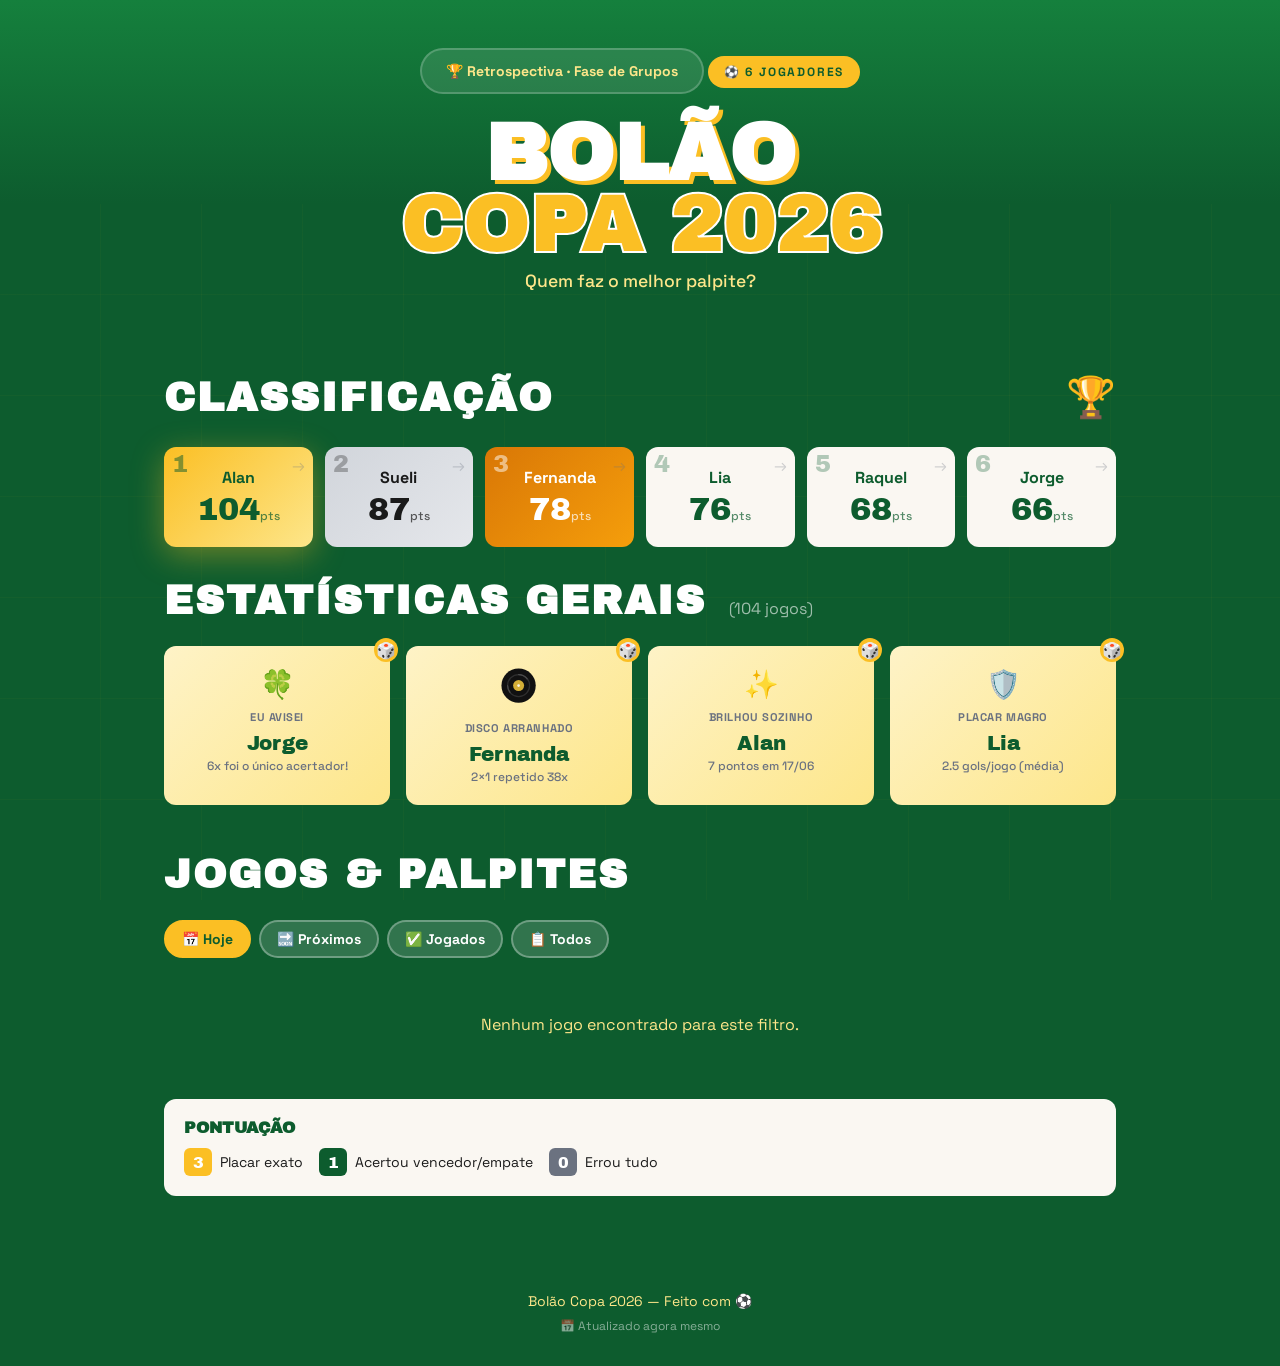
<file: index.html>
<!DOCTYPE html>
<html lang="pt-BR">

<head>
    <meta charset="UTF-8">
    <meta name="viewport" content="width=device-width, initial-scale=1.0">
    <title>BOLÃO COPA 2026</title>
    <link rel="preconnect" href="https://fonts.googleapis.com">
    <link rel="preconnect" href="https://fonts.gstatic.com" crossorigin>
    <link
        href="https://fonts.googleapis.com/css2?family=Archivo+Black&family=Space+Grotesk:wght@400;500;700&display=swap"
        rel="stylesheet">
    <script>
        window.APP_VERSION = '11';
    </script>
    <link rel="stylesheet" href="styles.css?v=11">
</head>

<body>
    <div class="bg-pattern"></div>

    <header class="header">
        <div class="header-content">
            <a href="retrospectiva.html" class="stats-link">🏆 Retrospectiva · Fase de Grupos</a>
            <div class="badge">⚽ 6 JOGADORES</div>
            <h1 class="main-title">BOLÃO<br><span class="highlight">COPA 2026</span></h1>
            <p class="subtitle">Quem faz o melhor palpite?</p>
        </div>
    </header>

    <main class="container">
        <!-- Classificação -->
        <section class="leaderboard-section">
            <div class="section-header">
                <h2 class="section-title">CLASSIFICAÇÃO</h2>
                <div class="trophy">🏆</div>
            </div>
            <div class="podium" id="podium">
                <!-- Populated by JS -->
            </div>
        </section>

        <!-- Estatísticas Gerais -->
        <section class="stats-overview-section">
            <h2 class="section-title">ESTATÍSTICAS GERAIS <span class="jogos-count" id="jogos-count"></span></h2>
            <div class="stats-overview-grid" id="stats-overview">
                <!-- Populated by JS -->
            </div>
        </section>

        <!-- Jogos -->
        <section class="matches-section">
            <h2 class="section-title">JOGOS & PALPITES</h2>
            <div class="filter-buttons">
                <button class="filter-btn active" data-filter="hoje">📅 Hoje</button>
                <button class="filter-btn" data-filter="proximos">🔜 Próximos</button>
                <button class="filter-btn" data-filter="anteriores">✅ Jogados</button>
                <button class="filter-btn" data-filter="todos">📋 Todos</button>
            </div>
            <div class="matches-list" id="matches-list">
                <!-- Populated by JS -->
            </div>
        </section>

        <!-- Legenda -->
        <section class="legend-section">
            <h3>PONTUAÇÃO</h3>
            <div class="legend-items">
                <div class="legend-item">
                    <span class="legend-badge badge-exact">3</span>
                    <span>Placar exato</span>
                </div>
                <div class="legend-item">
                    <span class="legend-badge badge-winner">1</span>
                    <span>Acertou vencedor/empate</span>
                </div>
                <div class="legend-item">
                    <span class="legend-badge badge-zero">0</span>
                    <span>Errou tudo</span>
                </div>
            </div>
        </section>
    </main>

    <footer class="footer">
        <p>Bolão Copa 2026 — Feito com ⚽</p>
        <p class="last-update" id="last-update">Atualizado: carregando...</p>
    </footer>

    <script src="core.js?v=11"></script>
    <script src="script.js?v=11"></script>
</body>

</html>
</file>
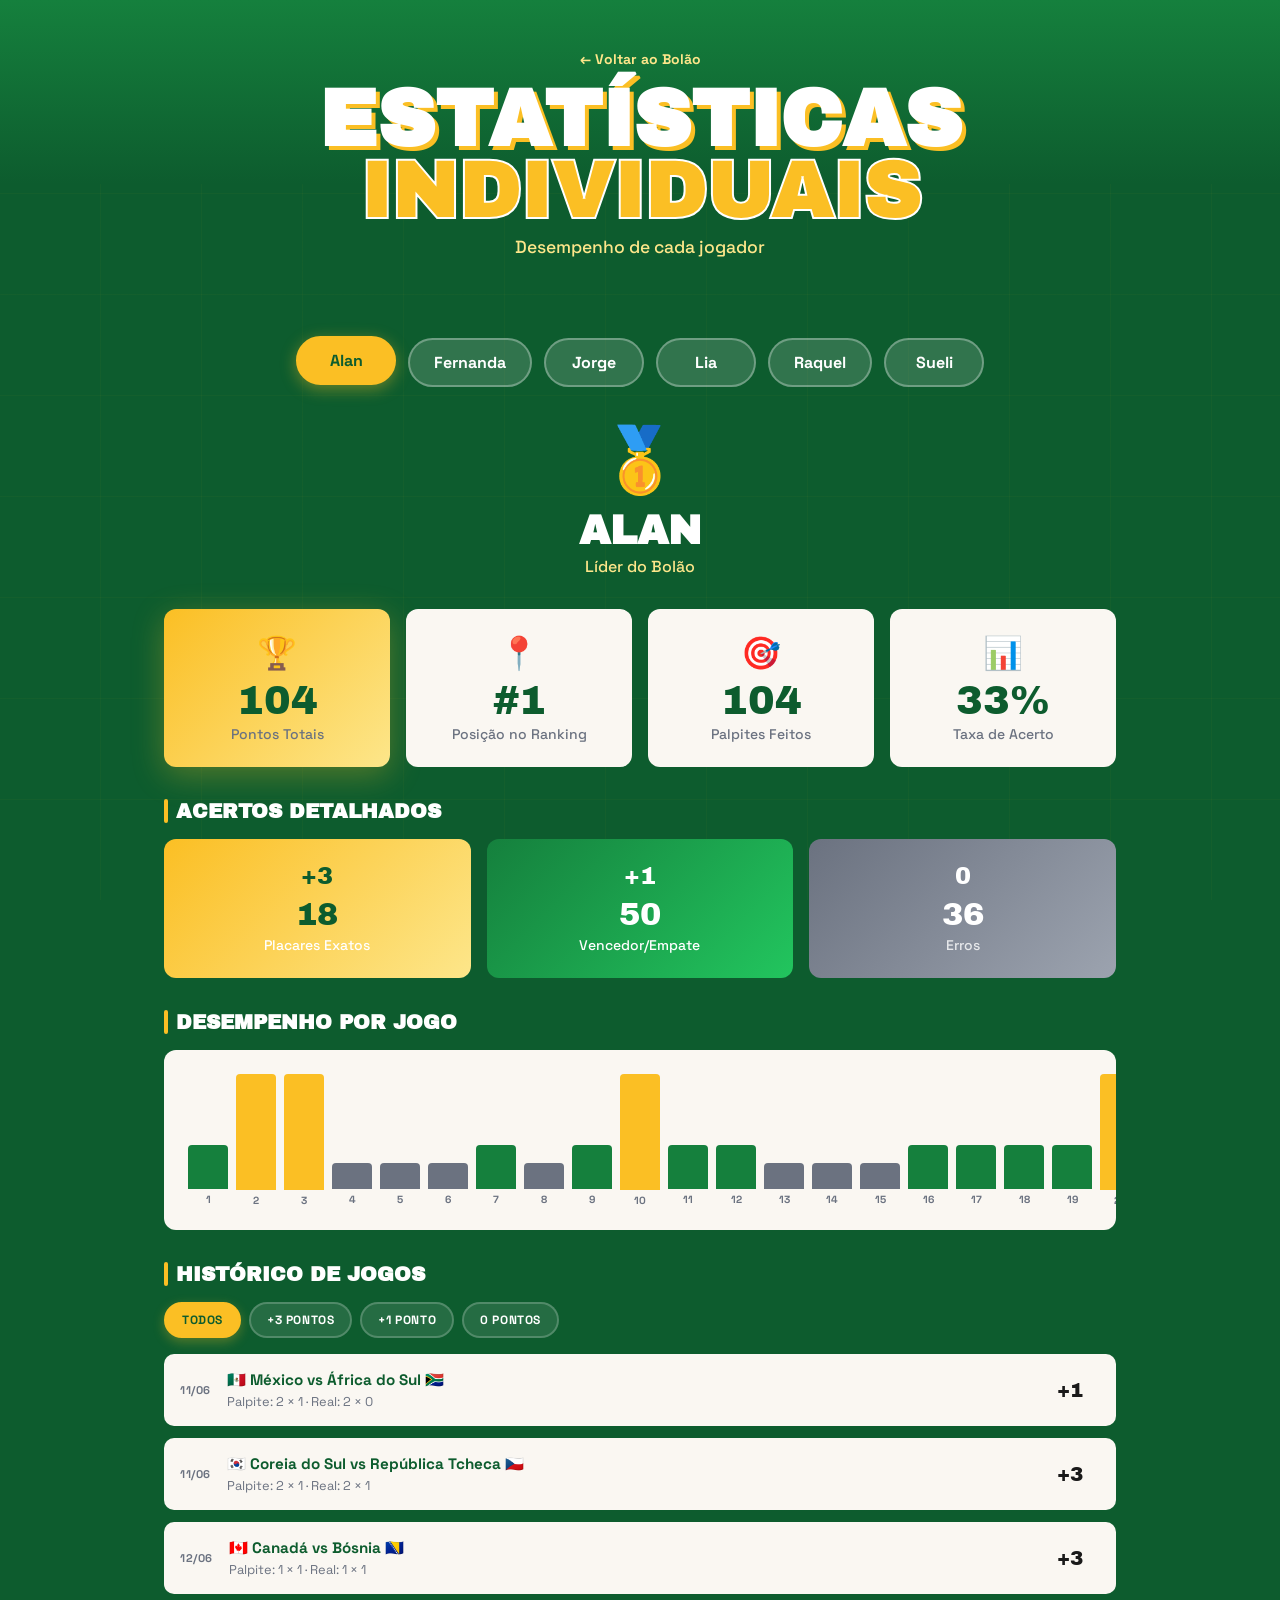
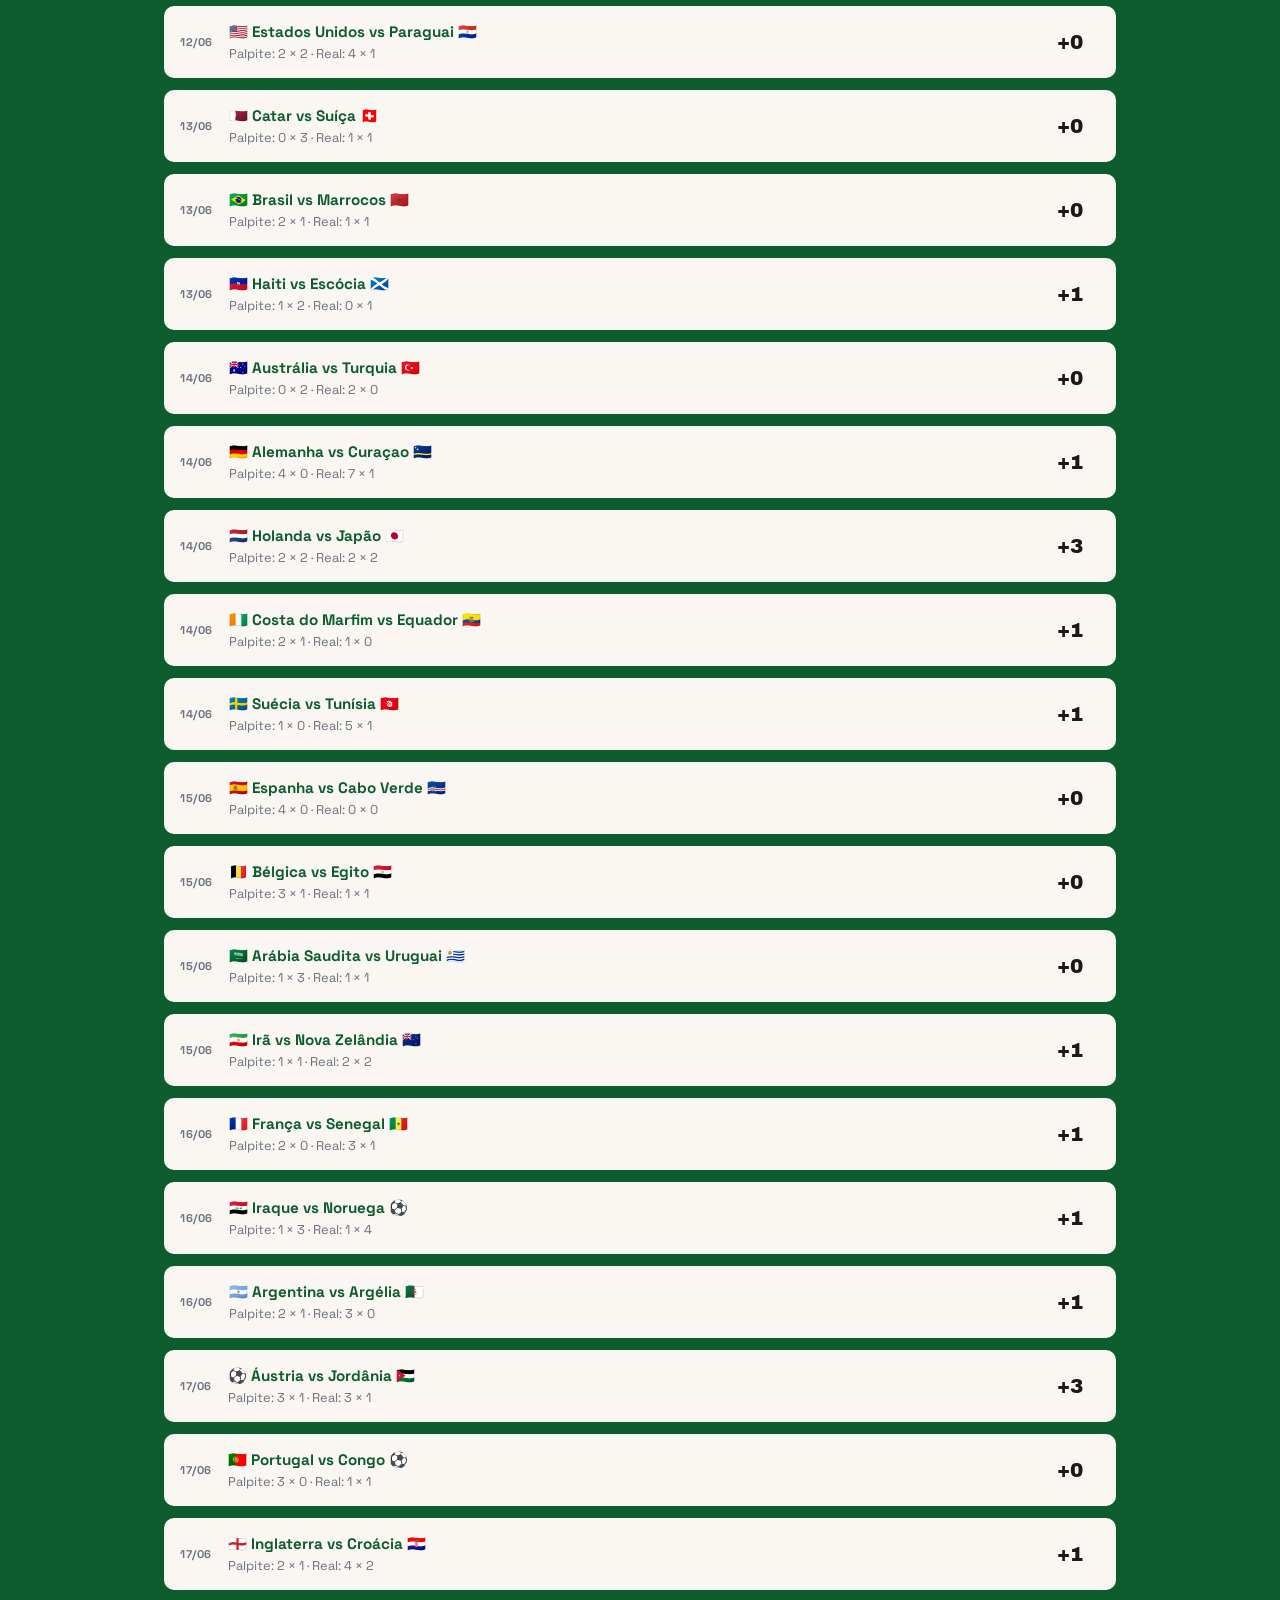
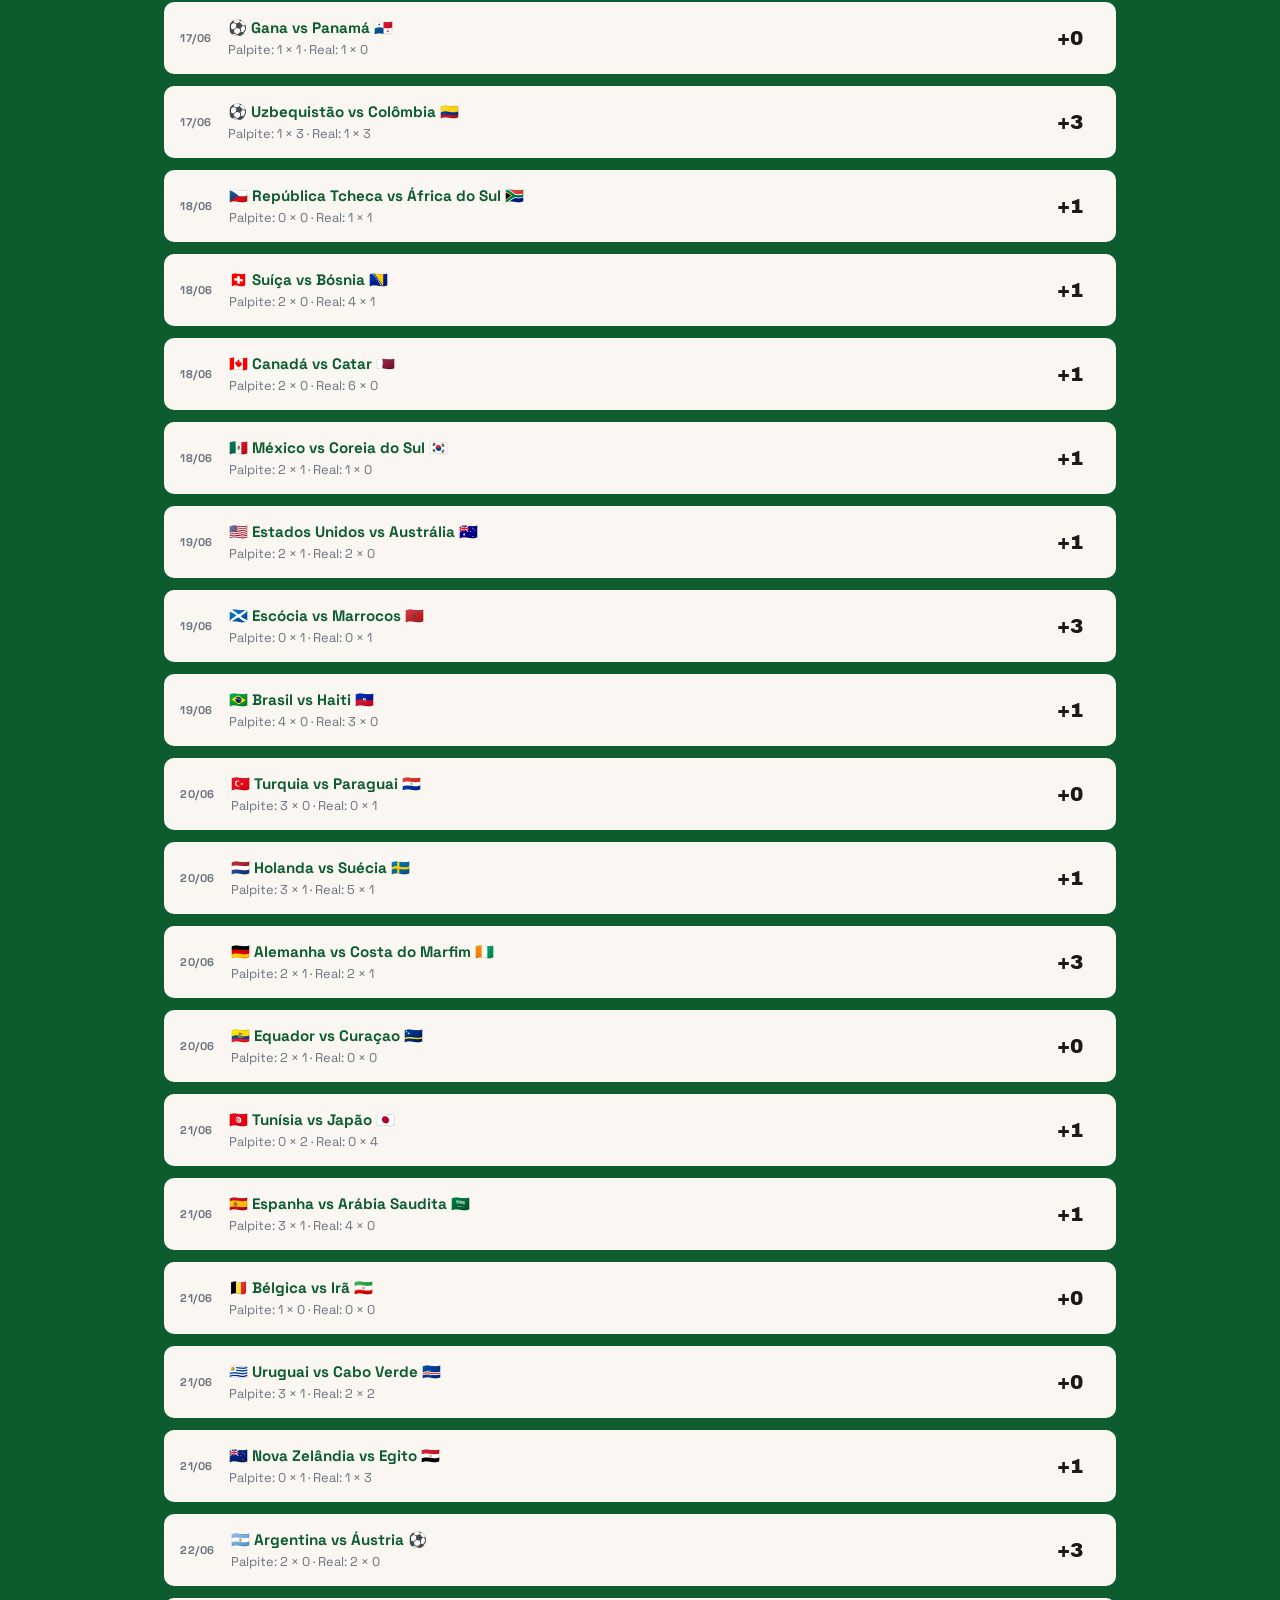
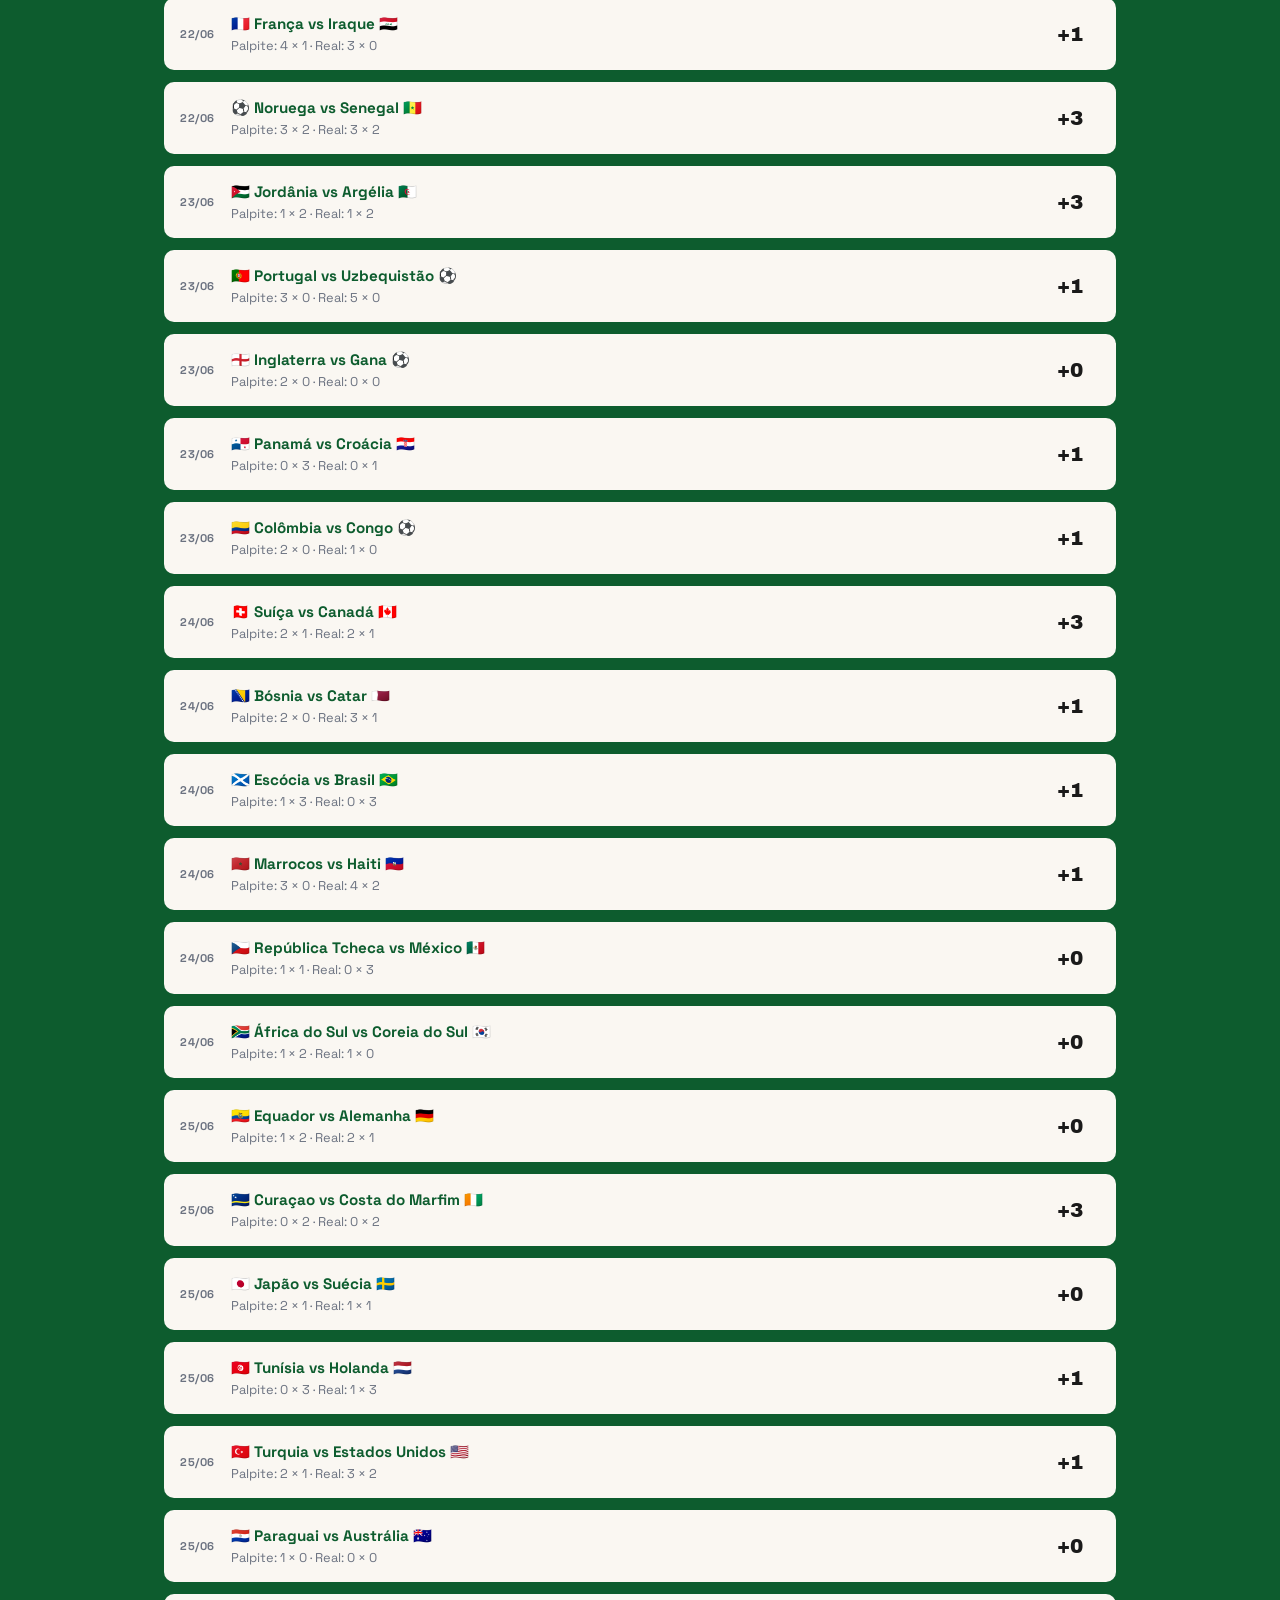
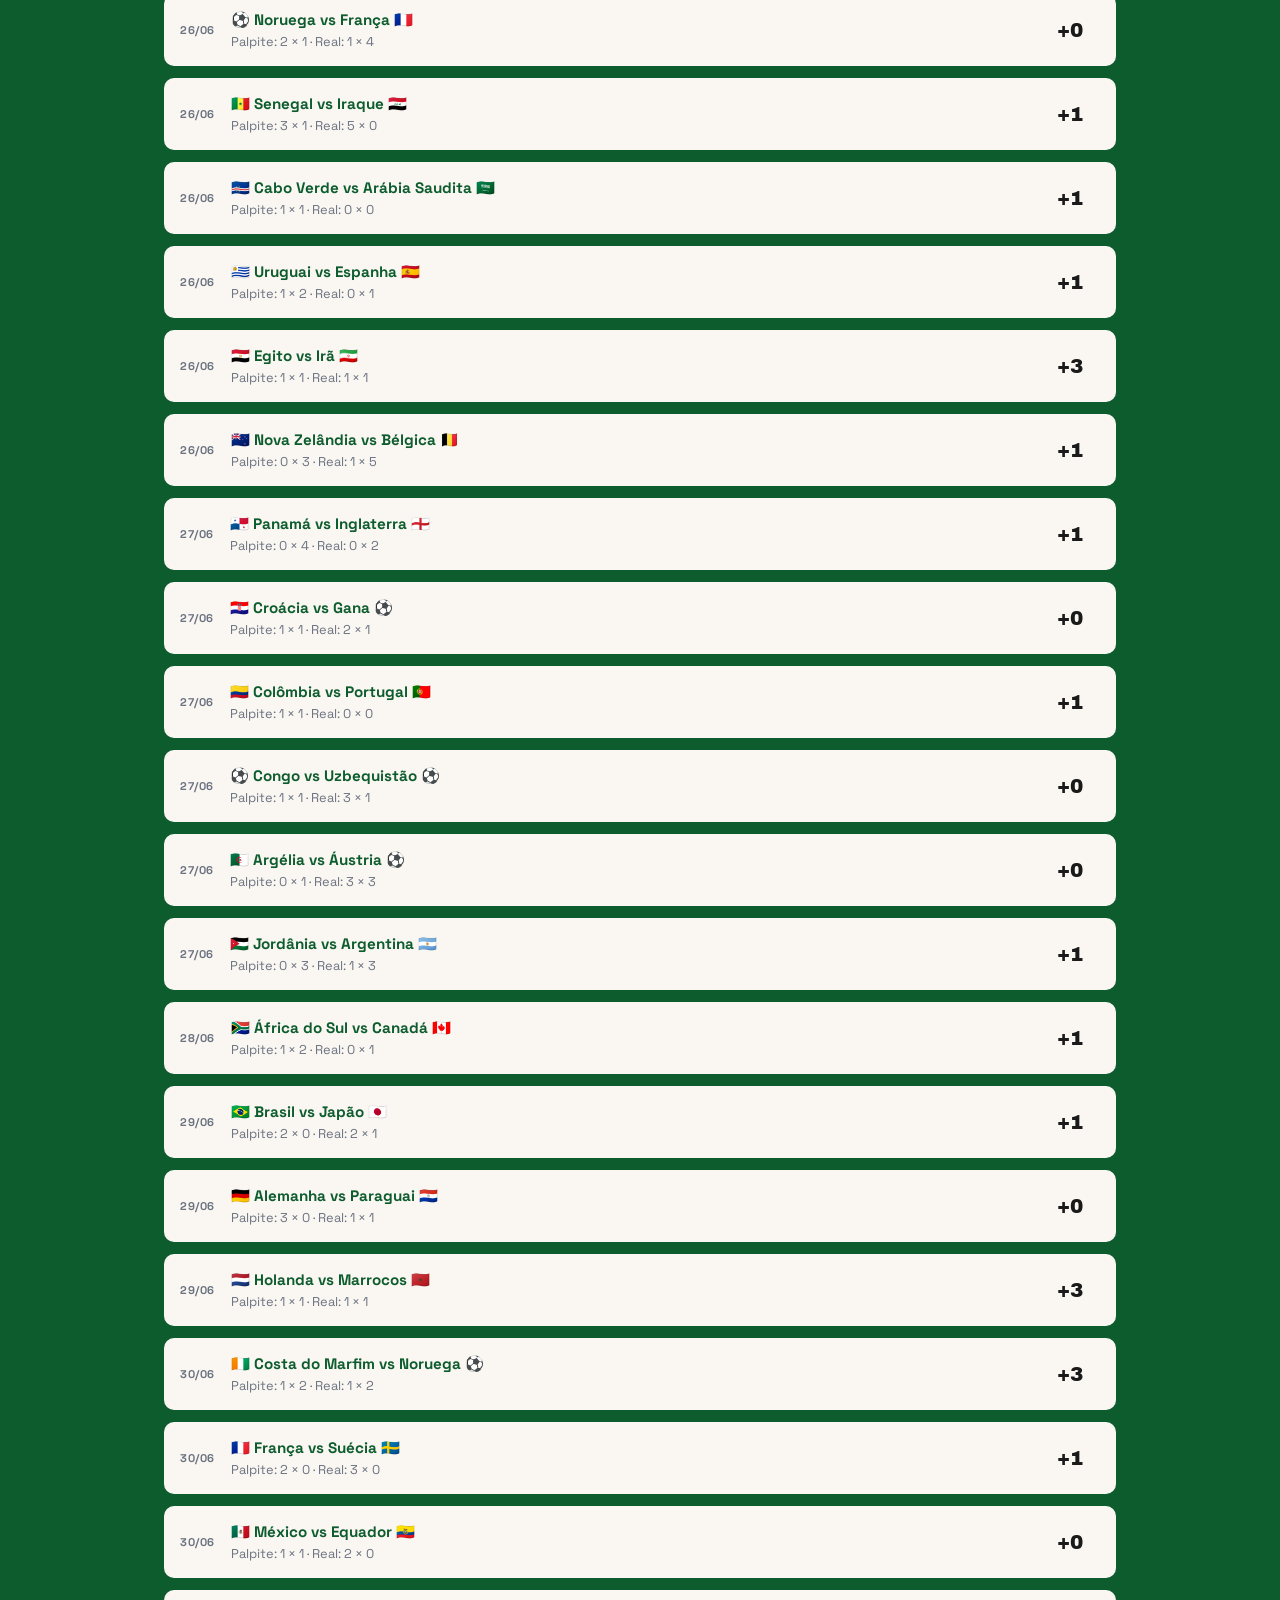
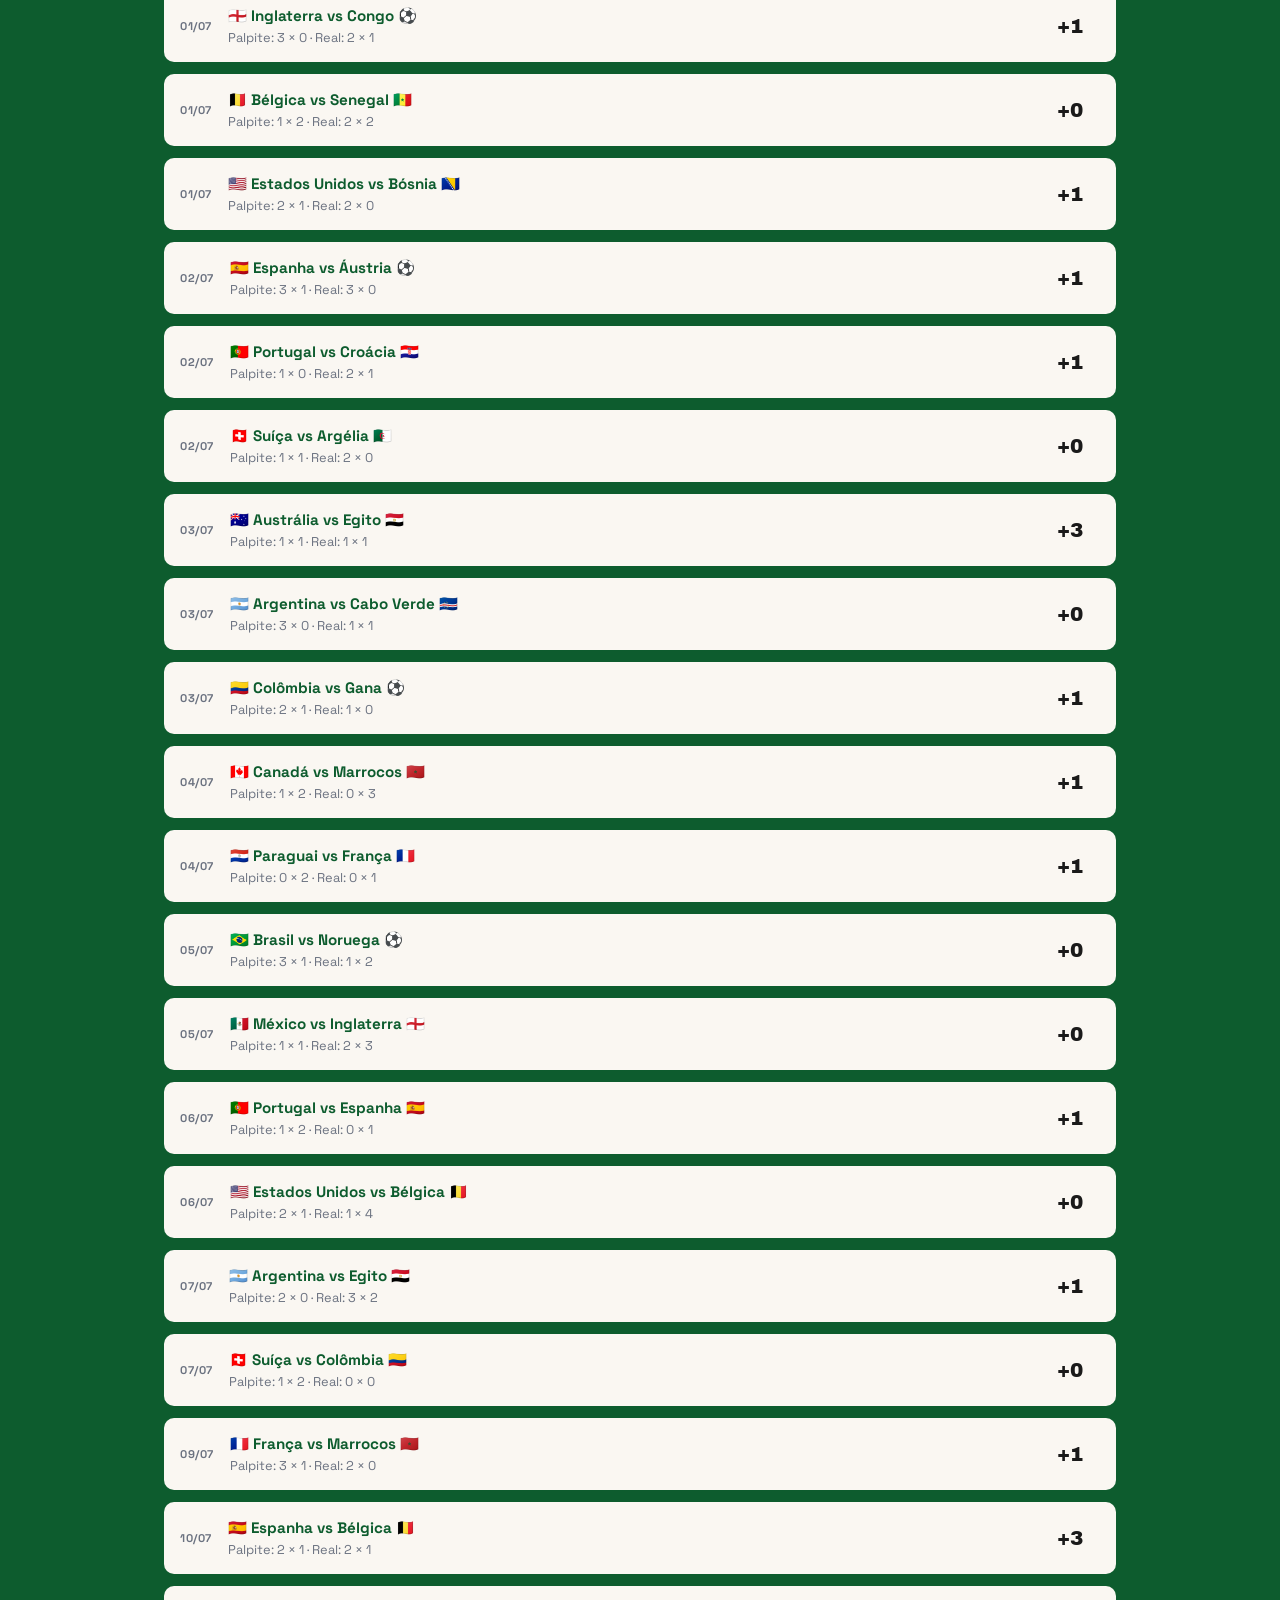
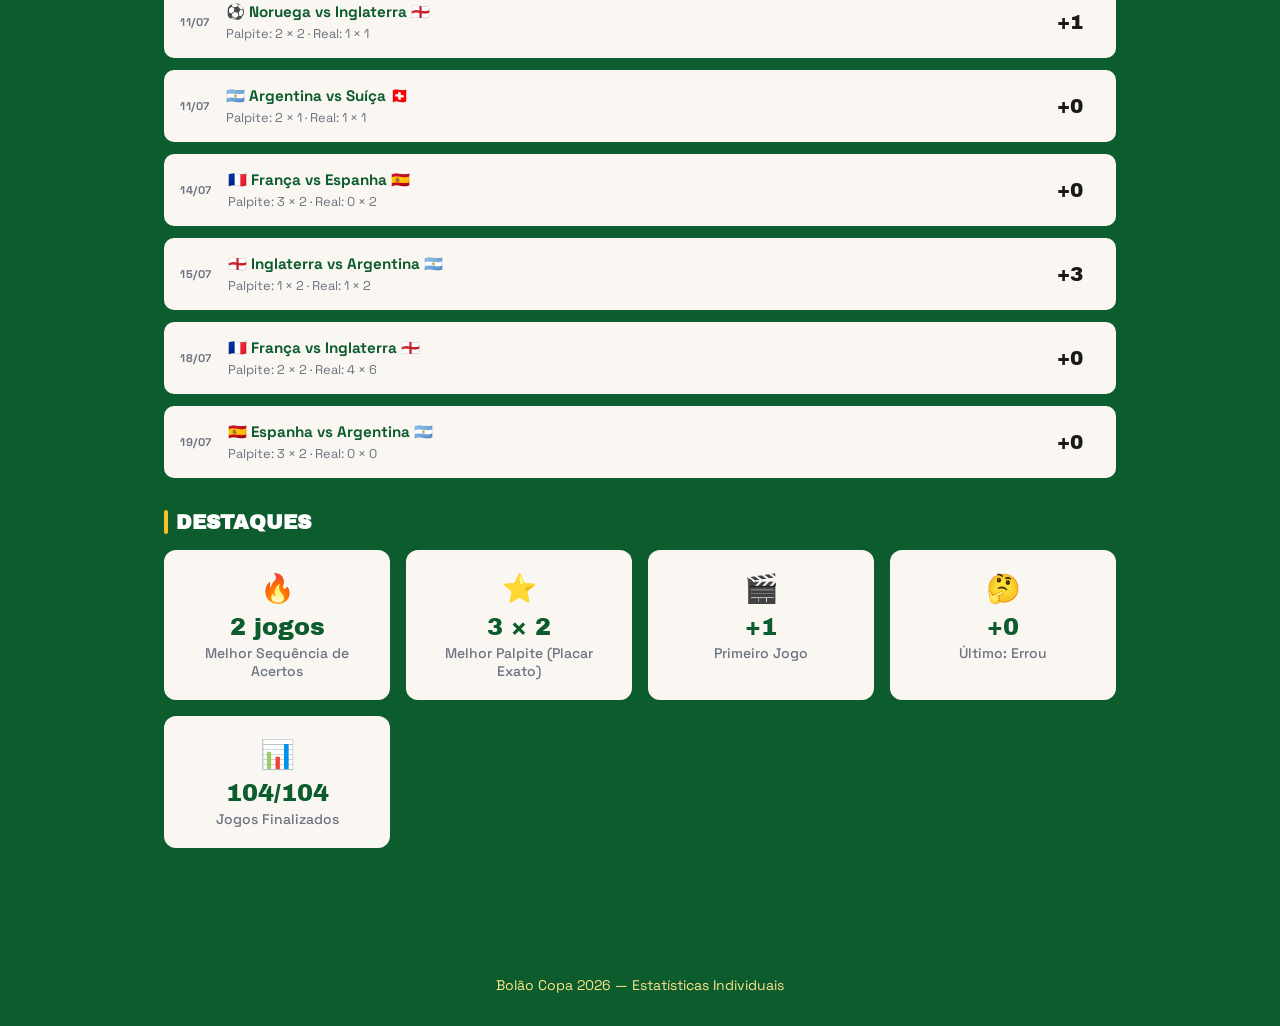
<file: estatisticas.html>
<!DOCTYPE html>
<html lang="pt-BR">

<head>
    <meta charset="UTF-8">
    <meta name="viewport" content="width=device-width, initial-scale=1.0">
    <title>Estatísticas - BOLÃO COPA 2026</title>
    <link rel="preconnect" href="https://fonts.googleapis.com">
    <link rel="preconnect" href="https://fonts.gstatic.com" crossorigin>
    <link
        href="https://fonts.googleapis.com/css2?family=Archivo+Black&family=Space+Grotesk:wght@400;500;700&display=swap"
        rel="stylesheet">
    <script>
        window.APP_VERSION = '12';
    </script>
    <link rel="stylesheet" href="styles.css?v=11">
    <link rel="stylesheet" href="estatisticas.css?v=11">
</head>

<body>
    <div class="bg-pattern"></div>

    <header class="header">
        <div class="header-content">
            <a href="index.html" class="back-link">← Voltar ao Bolão</a>
            <h1 class="main-title">ESTATÍSTICAS<br><span class="highlight">INDIVIDUAIS</span></h1>
            <p class="subtitle">Desempenho de cada jogador</p>
        </div>
    </header>

    <main class="container">
        <!-- Seletor de Jogador -->
        <section class="player-selector-section">
            <div class="player-tabs" id="player-tabs">
                <!-- Populated by JS -->
            </div>
        </section>

        <!-- Estatísticas do Jogador -->
        <section class="stats-section" id="stats-section">
            <div class="player-header" id="player-header">
                <!-- Populated by JS -->
            </div>

            <div class="stats-grid">
                <!-- Pontuação Total -->
                <div class="stat-card stat-primary">
                    <div class="stat-icon">🏆</div>
                    <div class="stat-value" id="stat-total">0</div>
                    <div class="stat-label">Pontos Totais</div>
                </div>

                <!-- Posição no Ranking -->
                <div class="stat-card">
                    <div class="stat-icon">📍</div>
                    <div class="stat-value" id="stat-rank">#1</div>
                    <div class="stat-label">Posição no Ranking</div>
                </div>

                <!-- Palpites Feitos -->
                <div class="stat-card">
                    <div class="stat-icon">🎯</div>
                    <div class="stat-value" id="stat-predictions">0</div>
                    <div class="stat-label">Palpites Feitos</div>
                </div>

                <!-- Taxa de Acerto -->
                <div class="stat-card">
                    <div class="stat-icon">📊</div>
                    <div class="stat-value" id="stat-rate">0%</div>
                    <div class="stat-label">Taxa de Acerto</div>
                </div>
            </div>

            <!-- Acertos Detalhados -->
            <div class="detailed-stats">
                <h3 class="subsection-title">Acertos Detalhados</h3>
                <div class="accuracy-grid">
                    <div class="accuracy-card accuracy-exact">
                        <div class="accuracy-badge">+3</div>
                        <div class="accuracy-value" id="stat-exact">0</div>
                        <div class="accuracy-label">Placares Exatos</div>
                    </div>
                    <div class="accuracy-card accuracy-winner">
                        <div class="accuracy-badge">+1</div>
                        <div class="accuracy-value" id="stat-winner">0</div>
                        <div class="accuracy-label">Vencedor/Empate</div>
                    </div>
                    <div class="accuracy-card accuracy-zero">
                        <div class="accuracy-badge">0</div>
                        <div class="accuracy-value" id="stat-zero">0</div>
                        <div class="accuracy-label">Erros</div>
                    </div>
                </div>
            </div>

            <!-- Gráfico de Desempenho -->
            <div class="performance-section">
                <h3 class="subsection-title">Desempenho por Jogo</h3>
                <div class="performance-chart" id="performance-chart">
                    <!-- Populated by JS -->
                </div>
            </div>

            <!-- Histórico de Jogos -->
            <div class="history-section">
                <h3 class="subsection-title">Histórico de Jogos</h3>
                <div class="history-filters">
                    <button class="filter-btn active" data-filter="all">Todos</button>
                    <button class="filter-btn filter-3" data-filter="3">+3 Pontos</button>
                    <button class="filter-btn filter-1" data-filter="1">+1 Ponto</button>
                    <button class="filter-btn filter-0" data-filter="0">0 Pontos</button>
                </div>
                <div class="history-list" id="history-list">
                    <!-- Populated by JS -->
                </div>
            </div>

            <!-- Melhores Momentos -->
            <div class="highlights-section">
                <h3 class="subsection-title">Destaques</h3>
                <div class="highlights-grid" id="highlights-grid">
                    <!-- Populated by JS -->
                </div>
            </div>
        </section>
    </main>

    <footer class="footer">
        <p>Bolão Copa 2026 — Estatísticas Individuais</p>
    </footer>

    <script src="core.js?v=11"></script>
    <script src="estatisticas.js?v=11"></script>
</body>

</html>
</file>
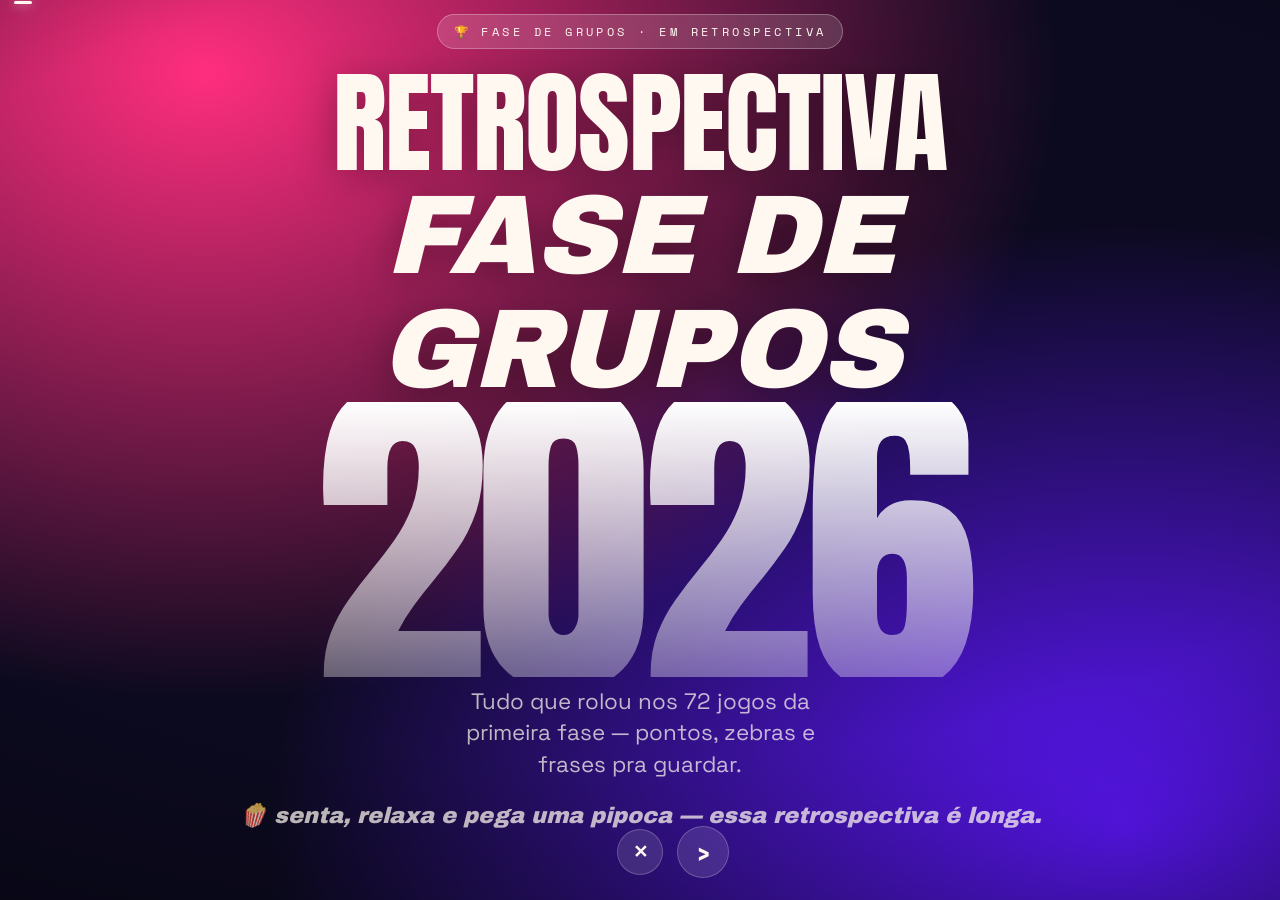
<file: retrospectiva.html>
<!DOCTYPE html>
<html lang="pt-BR">

<head>
    <meta charset="UTF-8">
    <meta name="viewport" content="width=device-width, initial-scale=1.0, viewport-fit=cover">
    <title>Retrospectiva · Fase de Grupos — BOLÃO COPA 2026</title>
    <meta name="description" content="A retrospectiva da fase de grupos do bolão da Copa 2026 — 72 jogos, pontos, zebras e frases prontas.">
    <link rel="icon" href="data:image/svg+xml,<svg xmlns='http://www.w3.org/2000/svg' viewBox='0 0 100 100'><text y='.9em' font-size='88'>🏆</text></svg>">
    <link rel="preconnect" href="https://fonts.googleapis.com">
    <link rel="preconnect" href="https://fonts.gstatic.com" crossorigin>
    <link
        href="https://fonts.googleapis.com/css2?family=Anton&family=Archivo+Black&family=Space+Mono:wght@400;700&family=Space+Grotesk:wght@400;500;700&display=swap"
        rel="stylesheet">
    <script>
        window.APP_VERSION = '12';
    </script>
    <link rel="stylesheet" href="wrapped.css?v=11">
    <link rel="stylesheet" href="retrospectiva.css?v=12">
</head>

<body class="wrapped">
    <!-- Atmosfera: grão + blobs de luz que derivam -->
    <div class="atmosphere" aria-hidden="true">
        <div class="grain"></div>
        <span class="blob blob-a"></span>
        <span class="blob blob-b"></span>
        <span class="blob blob-c"></span>
    </div>

    <!-- Barra de progresso contínua -->
    <div class="progress" id="progress" aria-hidden="true">
        <div class="progress-fill" id="progress-fill"></div>
    </div>

    <!-- Deck de slides (preenchido por retrospectiva.js) -->
    <main class="deck" id="deck"></main>

    <!-- HUD de navegação -->
    <nav class="hud">
        <button class="hud-btn hud-prev" id="nav-prev" type="button" aria-label="Slide anterior">‹</button>
        <a class="hud-btn hud-exit" href="index.html" aria-label="Sair da retrospectiva">✕</a>
        <button class="hud-btn hud-next" id="nav-next" type="button" aria-label="Próximo slide">›</button>
    </nav>

    <!-- Zonas de toque laterais (clicar avança/volta) -->
    <div class="tapzones" aria-hidden="true">
        <button class="tapzone" id="tap-prev" type="button" aria-label="Voltar"></button>
        <button class="tapzone" id="tap-next" type="button" aria-label="Avançar"></button>
    </div>

    <!-- Dica inicial -->
    <div class="hint" id="hint">use as setas → ou toque para navegar</div>

    <script src="core.js?v=12"></script>
    <script src="retrospectiva.js?v=12"></script>
</body>

</html>
</file>
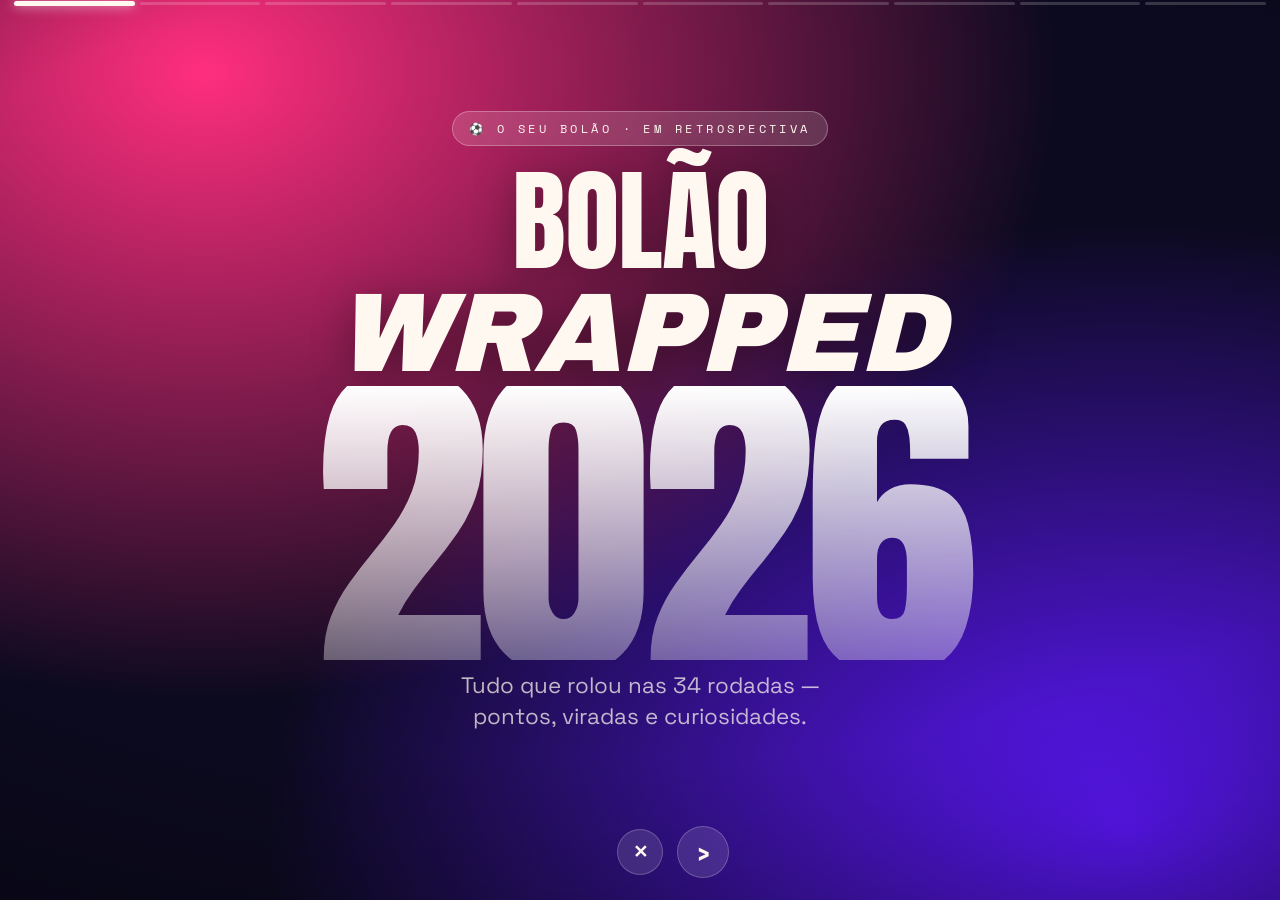
<file: wrapped.html>
<!DOCTYPE html>
<html lang="pt-BR">

<head>
    <meta charset="UTF-8">
    <meta name="viewport" content="width=device-width, initial-scale=1.0, viewport-fit=cover">
    <title>Wrapped — BOLÃO COPA 2026</title>
    <meta name="description" content="A retrospectiva do bolão da Copa 2026 — pontuação rodada a rodada e curiosidades.">
    <link rel="icon" href="data:image/svg+xml,<svg xmlns='http://www.w3.org/2000/svg' viewBox='0 0 100 100'><text y='.9em' font-size='88'>⚽</text></svg>">
    <link rel="preconnect" href="https://fonts.googleapis.com">
    <link rel="preconnect" href="https://fonts.gstatic.com" crossorigin>
    <link
        href="https://fonts.googleapis.com/css2?family=Anton&family=Archivo+Black&family=Space+Mono:wght@400;700&family=Space+Grotesk:wght@400;500;700&display=swap"
        rel="stylesheet">
    <script>
        window.APP_VERSION = '11';
    </script>
    <link rel="stylesheet" href="wrapped.css?v=11">
</head>

<body class="wrapped">
    <!-- Atmosfera: grão + blobs de luz que derivam -->
    <div class="atmosphere" aria-hidden="true">
        <div class="grain"></div>
        <span class="blob blob-a"></span>
        <span class="blob blob-b"></span>
        <span class="blob blob-c"></span>
    </div>

    <!-- Barra de progresso (pontos) -->
    <div class="progress" id="progress" aria-hidden="true"></div>

    <!-- Deck de slides (preenchido por wrapped.js) -->
    <main class="deck" id="deck"></main>

    <!-- HUD de navegação -->
    <nav class="hud">
        <button class="hud-btn hud-prev" id="nav-prev" type="button" aria-label="Slide anterior">‹</button>
        <a class="hud-btn hud-exit" href="index.html" aria-label="Sair do Wrapped">✕</a>
        <button class="hud-btn hud-next" id="nav-next" type="button" aria-label="Próximo slide">›</button>
    </nav>

    <!-- Zonas de toque laterais (clicar avança/volta) -->
    <div class="tapzones" aria-hidden="true">
        <button class="tapzone" id="tap-prev" type="button" aria-label="Voltar"></button>
        <button class="tapzone" id="tap-next" type="button" aria-label="Avançar"></button>
    </div>

    <!-- Dica inicial -->
    <div class="hint" id="hint">use as setas → ou toque para navegar</div>

    <script src="core.js?v=11"></script>
    <script src="wrapped.js?v=11"></script>
</body>

</html>
</file>
<file: styles.css>
:root {
    --emerald: #0d5c2e;
    --emerald-light: #15803d;
    --gold: #fbbf24;
    --gold-light: #fde68a;
    --cream: #faf7f2;
    --dark: #1a1a1a;
    --white: #ffffff;
    --gray: #6b7280;
}

* {
    margin: 0;
    padding: 0;
    box-sizing: border-box;
}

body {
    font-family: 'Space Grotesk', sans-serif;
    background-color: var(--emerald);
    color: var(--dark);
    min-height: 100vh;
    overflow-x: hidden;
}

.bg-pattern {
    position: fixed;
    inset: 0;
    background-image:
        repeating-linear-gradient(90deg,
            transparent,
            transparent 100px,
            rgba(251, 191, 36, 0.03) 100px,
            rgba(251, 191, 36, 0.03) 101px),
        repeating-linear-gradient(0deg,
            transparent,
            transparent 100px,
            rgba(251, 191, 36, 0.03) 100px,
            rgba(251, 191, 36, 0.03) 101px);
    pointer-events: none;
    z-index: 0;
}

.header {
    position: relative;
    padding: 3rem 1.5rem;
    text-align: center;
    z-index: 1;
    overflow: hidden;
}

.header::before {
    content: '';
    position: absolute;
    top: 0;
    left: 0;
    right: 0;
    height: 60%;
    background: linear-gradient(180deg, var(--emerald-light) 0%, var(--emerald) 100%);
    z-index: -1;
}

.header-content {
    position: relative;
    max-width: 800px;
    margin: 0 auto;
}

.badge {
    display: inline-block;
    background: var(--gold);
    color: var(--emerald);
    font-weight: 700;
    font-size: 0.75rem;
    padding: 0.5rem 1rem;
    border-radius: 50px;
    letter-spacing: 0.15em;
    margin-bottom: 1rem;
    animation: badgeBounce 0.6s ease-out;
}

/* Stats Link */
.stats-link {
    display: inline-flex;
    align-items: center;
    justify-content: center;
    background: rgba(255, 255, 255, 0.1);
    border: 2px solid rgba(255, 255, 255, 0.2);
    color: var(--gold-light);
    text-decoration: none;
    font-weight: 700;
    font-size: 0.875rem;
    padding: 0.75rem 1.5rem;
    border-radius: 50px;
    margin-bottom: 1.5rem;
    transition: all 0.3s ease;
    animation: fadeInDown 0.6s ease-out;
}

.stats-link:hover {
    background: rgba(255, 255, 255, 0.2);
    border-color: var(--gold);
    color: var(--gold);
    transform: translateY(-2px);
}

@keyframes fadeInDown {
    0% {
        transform: translateY(-20px);
        opacity: 0;
    }

    100% {
        transform: translateY(0);
        opacity: 1;
    }
}

@keyframes badgeBounce {
    0% {
        transform: scale(0);
        opacity: 0;
    }

    50% {
        transform: scale(1.1);
    }

    100% {
        transform: scale(1);
        opacity: 1;
    }
}

.main-title {
    font-family: 'Archivo Black', sans-serif;
    font-size: clamp(2rem, 8vw, 5rem);
    line-height: 0.9;
    text-transform: uppercase;
    color: var(--white);
    margin-bottom: 0.5rem;
    text-shadow: 4px 4px 0 var(--gold);
    animation: titleSlide 0.8s ease-out;
}

@keyframes titleSlide {
    0% {
        transform: translateY(50px);
        opacity: 0;
    }

    100% {
        transform: translateY(0);
        opacity: 1;
    }
}

.highlight {
    color: var(--gold);
    -webkit-text-stroke: 2px var(--white);
    text-shadow: none;
}

.subtitle {
    color: var(--gold-light);
    font-size: 1.1rem;
    font-weight: 500;
    opacity: 0;
    animation: fadeIn 0.8s ease-out 0.4s forwards;
}

@keyframes fadeIn {
    to {
        opacity: 1;
    }
}

.container {
    max-width: 1000px;
    margin: 0 auto;
    padding: 2rem 1.5rem 4rem;
    position: relative;
    z-index: 1;
}

/* Leaderboard */
.leaderboard-section {
    margin-bottom: 2rem;
}

/* Stats Overview */
.stats-overview-section {
    margin-bottom: 3rem;
}

.stats-overview-grid {
    display: grid;
    grid-template-columns: repeat(auto-fit, minmax(140px, 1fr));
    gap: 1rem;
    margin-top: 1.5rem;
}

.stat-overview-card {
    background: linear-gradient(135deg, var(--cream) 0%, #f5e6d3 100%);
    border-radius: 12px;
    padding: 1.25rem;
    text-align: center;
    transition: transform 0.3s ease, box-shadow 0.3s ease;
    animation: statOverviewFade 0.5s ease-out backwards;
}

.stat-overview-card:nth-child(1) {
    animation-delay: 0.1s;
}

.stat-overview-card:nth-child(2) {
    animation-delay: 0.15s;
}

.stat-overview-card:nth-child(3) {
    animation-delay: 0.2s;
}

.stat-overview-card:nth-child(4) {
    animation-delay: 0.25s;
}

@keyframes statOverviewFade {
    0% {
        opacity: 0;
        transform: translateY(10px);
    }

    100% {
        opacity: 1;
        transform: translateY(0);
    }
}

.stat-overview-card:hover {
    transform: translateY(-4px);
    box-shadow: 0 8px 20px rgba(0, 0, 0, 0.15);
}

.stat-overview-card.stat-random {
    background: linear-gradient(135deg, #fef3c7 0%, #fde68a 100%);
    position: relative;
}

.stat-overview-card.stat-random::before {
    content: '🎲';
    position: absolute;
    top: -8px;
    right: -8px;
    font-size: 1rem;
    background: var(--gold);
    border-radius: 50%;
    width: 24px;
    height: 24px;
    display: flex;
    align-items: center;
    justify-content: center;
}

.stat-overview-icon {
    font-size: 1.75rem;
    margin-bottom: 0.5rem;
}

.stat-overview-label {
    font-size: 0.7rem;
    font-weight: 700;
    color: var(--gray);
    text-transform: uppercase;
    letter-spacing: 0.05em;
    margin-bottom: 0.5rem;
}

.stat-overview-value {
    font-family: 'Archivo Black', sans-serif;
    font-size: 1.25rem;
    color: var(--emerald);
    margin-bottom: 0.25rem;
}

.stat-overview-sub {
    font-size: 0.75rem;
    color: var(--gray);
    font-weight: 500;
}

.section-header {
    display: flex;
    align-items: center;
    justify-content: space-between;
    margin-bottom: 1.5rem;
    gap: 1rem;
}

.section-title {
    font-family: 'Archivo Black', sans-serif;
    font-size: clamp(1.5rem, 4vw, 2.5rem);
    color: var(--white);
    text-transform: uppercase;
    letter-spacing: 0.05em;
}

.jogos-count {
    font-family: 'Space Grotesk', sans-serif;
    font-size: 0.4em;
    font-weight: 400;
    opacity: 0.6;
    text-transform: none;
    letter-spacing: normal;
    margin-left: 0.5rem;
}

.trophy {
    font-size: 2.5rem;
    animation: trophyBounce 1s ease-in-out infinite;
}

@keyframes trophyBounce {

    0%,
    100% {
        transform: translateY(0) rotate(0deg);
    }

    25% {
        transform: translateY(-5px) rotate(-5deg);
    }

    75% {
        transform: translateY(-5px) rotate(5deg);
    }
}

.podium {
    display: grid;
    grid-template-columns: repeat(6, 1fr);
    gap: 0.75rem;
}

.podium-item {
    background: var(--cream);
    border-radius: 12px;
    padding: 1.25rem 0.75rem;
    text-align: center;
    position: relative;
    transition: transform 0.3s ease, box-shadow 0.3s ease;
    animation: podiumItem 0.5s ease-out backwards;
    text-decoration: none;
    display: block;
}

.podium-item:hover {
    transform: translateY(-4px);
    box-shadow: 0 12px 24px rgba(0, 0, 0, 0.15);
}

.podium-item:nth-child(1) {
    animation-delay: 0.1s;
}

.podium-item:nth-child(2) {
    animation-delay: 0.15s;
}

.podium-item:nth-child(3) {
    animation-delay: 0.2s;
}

.podium-item:nth-child(4) {
    animation-delay: 0.25s;
}

.podium-item:nth-child(5) {
    animation-delay: 0.3s;
}

.podium-item:nth-child(6) {
    animation-delay: 0.35s;
}

@keyframes podiumItem {
    0% {
        transform: translateY(30px);
        opacity: 0;
    }

    100% {
        transform: translateY(0);
        opacity: 1;
    }
}

.podium-item.gold {
    background: linear-gradient(135deg, var(--gold) 0%, var(--gold-light) 100%);
    box-shadow: 0 8px 32px rgba(251, 191, 36, 0.4);
}

.podium-item.silver {
    background: linear-gradient(135deg, #d1d5db 0%, #e5e7eb 100%);
}

.podium-item.bronze {
    background: linear-gradient(135deg, #d97706 0%, #f59e0b 100%);
}

.podium-rank {
    font-family: 'Archivo Black', sans-serif;
    font-size: 1.5rem;
    color: var(--emerald);
    opacity: 0.3;
    position: absolute;
    top: 0.25rem;
    left: 0.5rem;
}

.podium-item.gold .podium-rank {
    color: var(--emerald);
    opacity: 0.5;
}

.podium-item.silver .podium-rank {
    color: var(--dark);
    opacity: 0.3;
}

.podium-item.bronze .podium-rank {
    color: var(--white);
    opacity: 0.5;
}

.podium-name {
    font-weight: 700;
    font-size: 1rem;
    color: var(--emerald);
    margin-bottom: 0.25rem;
    word-break: break-word;
}

.podium-item.gold .podium-name {
    color: var(--emerald);
}

.podium-item.silver .podium-name {
    color: var(--dark);
}

.podium-item.bronze .podium-name {
    color: var(--white);
}

.podium-points {
    font-family: 'Archivo Black', sans-serif;
    font-size: 2rem;
    color: var(--emerald);
}

.podium-item.gold .podium-points {
    color: var(--emerald);
}

.podium-item.silver .podium-points {
    color: var(--dark);
}

.podium-item.bronze .podium-points {
    color: var(--white);
}

.podium-points span {
    font-size: 0.75rem;
    font-weight: 500;
    font-family: 'Space Grotesk', sans-serif;
    opacity: 0.7;
}

.podium-link {
    position: absolute;
    top: 0.5rem;
    right: 0.5rem;
    font-size: 1rem;
    color: var(--gray);
    opacity: 0.3;
    transition: opacity 0.3s ease;
}

.podium-item:hover .podium-link {
    opacity: 1;
}

/* Matches */
.matches-section {
    margin-bottom: 2rem;
}

.filter-buttons {
    display: flex;
    gap: 0.5rem;
    margin: 1.5rem 0;
    flex-wrap: wrap;
}

.filter-btn {
    background: rgba(255, 255, 255, 0.15);
    border: 2px solid rgba(255, 255, 255, 0.3);
    color: var(--white);
    font-family: 'Space Grotesk', sans-serif;
    font-weight: 700;
    font-size: 0.875rem;
    padding: 0.5rem 1rem;
    border-radius: 50px;
    cursor: pointer;
    transition: all 0.2s ease;
    display: flex;
    align-items: center;
    gap: 0.25rem;
}

.filter-btn:hover {
    background: rgba(255, 255, 255, 0.25);
    border-color: var(--gold);
}

.filter-btn.active {
    background: var(--gold);
    border-color: var(--gold);
    color: var(--emerald);
}

.matches-list {
    display: flex;
    flex-direction: column;
    gap: 1rem;
}

.match-card {
    background: var(--cream);
    border-radius: 12px;
    padding: 1.25rem;
    position: relative;
    overflow: hidden;
    animation: matchSlide 0.4s ease-out backwards;
}

.match-card:nth-child(1) {
    animation-delay: 0.3s;
}

.match-card:nth-child(2) {
    animation-delay: 0.35s;
}

.match-card:nth-child(3) {
    animation-delay: 0.4s;
}

.match-card:nth-child(4) {
    animation-delay: 0.45s;
}

.match-card:nth-child(5) {
    animation-delay: 0.5s;
}

.match-card:nth-child(6) {
    animation-delay: 0.55s;
}

@keyframes matchSlide {
    0% {
        transform: translateX(-20px);
        opacity: 0;
    }

    100% {
        transform: translateX(0);
        opacity: 1;
    }
}

.match-card::before {
    content: '';
    position: absolute;
    left: 0;
    top: 0;
    bottom: 0;
    width: 4px;
    background: var(--emerald);
}

.match-card.played::before {
    background: var(--gold);
}

.match-header {
    display: flex;
    align-items: center;
    justify-content: space-between;
    gap: 0.75rem;
    padding-bottom: 0.5rem;
    flex-wrap: wrap;
}

.match-date {
    font-size: 0.7rem;
    font-weight: 700;
    color: var(--gold);
    text-transform: uppercase;
    letter-spacing: 0.1em;
    background: rgba(251, 191, 36, 0.15);
    padding: 0.25rem 0.5rem;
    border-radius: 4px;
    white-space: nowrap;
}

.match-teams {
    display: flex;
    align-items: center;
    gap: 0.75rem;
    flex: 1;
    justify-content: center;
}

.match-team {
    font-weight: 700;
    font-size: 1.1rem;
    color: var(--emerald);
}

.match-vs {
    font-weight: 500;
    font-size: 0.875rem;
    color: var(--gray);
    text-transform: uppercase;
    letter-spacing: 0.1em;
}

.match-score {
    font-family: 'Archivo Black', sans-serif;
    font-size: 1.1rem;
    color: var(--emerald);
    background: var(--gold);
    padding: 0.25rem 0.6rem;
    border-radius: 6px;
    white-space: nowrap;
}

.match-score.pending {
    background: var(--gray);
    color: var(--white);
}

.match-status {
    font-size: 0.75rem;
    font-weight: 500;
    padding: 0.25rem 0.5rem;
    border-radius: 4px;
    text-transform: uppercase;
    letter-spacing: 0.05em;
}

.match-status.pending {
    background: var(--gray);
    color: var(--white);
}

.match-status.played {
    background: var(--emerald);
    color: var(--white);
}

.match-status.live {
    background: linear-gradient(135deg, #dc2626 0%, #ef4444 100%);
    color: var(--white);
    animation: pulseLive 1.5s ease-in-out infinite;
    font-weight: 700;
}

@keyframes pulseLive {

    0%,
    100% {
        box-shadow: 0 0 0 0 rgba(239, 68, 68, 0.7);
    }

    50% {
        box-shadow: 0 0 0 8px rgba(239, 68, 68, 0);
    }
}

.match-card.live {
    border-left: 4px solid #ef4444;
    box-shadow: 0 0 20px rgba(239, 68, 68, 0.2);
}

.predictions-grid {
    display: grid;
    grid-template-columns: repeat(6, 1fr);
    gap: 0.5rem;
}

.prediction-item {
    background: var(--white);
    border-radius: 8px;
    padding: 0.75rem 0.5rem;
    text-align: center;
    border: 2px solid transparent;
    transition: all 0.2s ease;
}

.prediction-item.correct-exact {
    background: var(--gold);
    border-color: var(--emerald);
}

.prediction-item.correct-winner {
    border-color: var(--gold);
}

.prediction-player {
    font-size: 0.7rem;
    font-weight: 700;
    color: var(--gray);
    text-transform: uppercase;
    letter-spacing: 0.05em;
    margin-bottom: 0.25rem;
    white-space: nowrap;
    overflow: hidden;
    text-overflow: ellipsis;
}

.prediction-score {
    font-family: 'Archivo Black', sans-serif;
    font-size: 1.25rem;
    color: var(--emerald);
}

.prediction-points {
    font-size: 0.65rem;
    font-weight: 700;
    color: var(--gray);
    margin-top: 0.25rem;
}

.prediction-item.correct-exact .prediction-points,
.prediction-item.correct-winner .prediction-points {
    color: var(--emerald);
}

/* Legend */
.legend-section {
    background: var(--cream);
    border-radius: 12px;
    padding: 1.25rem;
    margin-top: 2rem;
}

.legend-section h3 {
    font-family: 'Archivo Black', sans-serif;
    font-size: 1rem;
    color: var(--emerald);
    margin-bottom: 0.75rem;
    text-transform: uppercase;
}

.legend-items {
    display: flex;
    flex-wrap: wrap;
    gap: 1rem;
}

.legend-item {
    display: flex;
    align-items: center;
    gap: 0.5rem;
    font-size: 0.875rem;
    color: var(--dark);
}

.legend-badge {
    font-family: 'Archivo Black', sans-serif;
    font-size: 1rem;
    width: 28px;
    height: 28px;
    display: flex;
    align-items: center;
    justify-content: center;
    border-radius: 6px;
    color: var(--white);
}

.badge-exact {
    background: var(--gold);
}

.badge-winner {
    background: var(--emerald);
}

.badge-zero {
    background: var(--gray);
}

/* Footer */
.footer {
    text-align: center;
    padding: 2rem 1.5rem;
    color: var(--gold-light);
    font-size: 0.875rem;
    position: relative;
    z-index: 1;
}

.last-update {
    margin-top: 0.5rem;
    font-size: 0.75rem;
    color: rgba(255, 255, 255, 0.5);
}

/* Responsive */
@media (max-width: 640px) {
    .podium {
        grid-template-columns: repeat(2, 1fr);
    }

    .predictions-grid {
        grid-template-columns: repeat(2, 1fr);
    }

    .match-header {
        flex-direction: column;
        align-items: center;
        gap: 0.5rem;
    }

    .match-teams {
        flex-wrap: wrap;
        justify-content: center;
    }
}
</file>
<file: estatisticas.css>
/* Back Link */
.back-link {
    display: inline-flex;
    align-items: center;
    color: var(--gold-light);
    text-decoration: none;
    font-weight: 700;
    font-size: 0.875rem;
    margin-bottom: 1rem;
    transition: color 0.2s ease;
}

.back-link:hover {
    color: var(--gold);
}

/* Player Selector */
.player-selector-section {
    margin-bottom: 2rem;
}

.player-tabs {
    display: flex;
    gap: 0.75rem;
    justify-content: center;
    flex-wrap: wrap;
}

.player-tab {
    background: rgba(255, 255, 255, 0.15);
    border: 2px solid rgba(255, 255, 255, 0.3);
    color: var(--white);
    font-family: 'Space Grotesk', sans-serif;
    font-weight: 700;
    font-size: 1rem;
    padding: 0.75rem 1.5rem;
    border-radius: 50px;
    cursor: pointer;
    transition: all 0.3s ease;
    min-width: 100px;
    text-align: center;
}

.player-tab:hover {
    background: rgba(255, 255, 255, 0.25);
    border-color: var(--gold);
    transform: translateY(-2px);
}

.player-tab.active {
    background: var(--gold);
    border-color: var(--gold);
    color: var(--emerald);
    transform: translateY(-2px);
    box-shadow: 0 4px 16px rgba(251, 191, 36, 0.4);
}

/* Player Header */
.player-header {
    text-align: center;
    margin-bottom: 2rem;
    animation: fadeIn 0.5s ease-out;
}

.player-header-avatar {
    font-size: 4rem;
    margin-bottom: 0.5rem;
    animation: bounce 0.6s ease-out;
}

@keyframes bounce {
    0% {
        transform: scale(0);
    }

    50% {
        transform: scale(1.2);
    }

    100% {
        transform: scale(1);
    }
}

.player-header-name {
    font-family: 'Archivo Black', sans-serif;
    font-size: 2.5rem;
    color: var(--white);
    text-transform: uppercase;
    margin-bottom: 0.25rem;
}

.player-header-title {
    font-size: 1rem;
    color: var(--gold-light);
    font-weight: 500;
}

/* Stats Section */
.stats-section {
    animation: fadeIn 0.4s ease-out;
}

/* Stats Grid */
.stats-grid {
    display: grid;
    grid-template-columns: repeat(auto-fit, minmax(150px, 1fr));
    gap: 1rem;
    margin-bottom: 2rem;
}

.stat-card {
    background: var(--cream);
    border-radius: 12px;
    padding: 1.5rem 1rem;
    text-align: center;
    transition: transform 0.3s ease, box-shadow 0.3s ease;
    animation: statSlide 0.5s ease-out backwards;
}

.stat-card:nth-child(1) {
    animation-delay: 0.1s;
}

.stat-card:nth-child(2) {
    animation-delay: 0.15s;
}

.stat-card:nth-child(3) {
    animation-delay: 0.2s;
}

.stat-card:nth-child(4) {
    animation-delay: 0.25s;
}

@keyframes statSlide {
    0% {
        transform: translateY(20px);
        opacity: 0;
    }

    100% {
        transform: translateY(0);
        opacity: 1;
    }
}

.stat-card:hover {
    transform: translateY(-4px);
    box-shadow: 0 8px 24px rgba(0, 0, 0, 0.15);
}

.stat-card.stat-primary {
    background: linear-gradient(135deg, var(--gold) 0%, var(--gold-light) 100%);
    box-shadow: 0 8px 32px rgba(251, 191, 36, 0.3);
}

.stat-icon {
    font-size: 2rem;
    margin-bottom: 0.5rem;
}

.stat-value {
    font-family: 'Archivo Black', sans-serif;
    font-size: 2.5rem;
    color: var(--emerald);
    line-height: 1;
    margin-bottom: 0.25rem;
}

.stat-card.stat-primary .stat-value {
    color: var(--emerald);
}

.stat-label {
    font-size: 0.875rem;
    color: var(--gray);
    font-weight: 500;
}

/* Detailed Stats */
.detailed-stats {
    margin-bottom: 2rem;
}

.subsection-title {
    font-family: 'Archivo Black', sans-serif;
    font-size: 1.25rem;
    color: var(--white);
    text-transform: uppercase;
    margin-bottom: 1rem;
    display: flex;
    align-items: center;
    gap: 0.5rem;
}

.subsection-title::before {
    content: '';
    width: 4px;
    height: 1.5rem;
    background: var(--gold);
    border-radius: 2px;
}

.accuracy-grid {
    display: grid;
    grid-template-columns: repeat(3, 1fr);
    gap: 1rem;
}

.accuracy-card {
    background: var(--cream);
    border-radius: 12px;
    padding: 1.5rem 1rem;
    text-align: center;
    animation: accuracySlide 0.5s ease-out backwards;
}

.accuracy-card:nth-child(1) {
    animation-delay: 0.3s;
}

.accuracy-card:nth-child(2) {
    animation-delay: 0.35s;
}

.accuracy-card:nth-child(3) {
    animation-delay: 0.4s;
}

@keyframes accuracySlide {
    0% {
        transform: scale(0.9);
        opacity: 0;
    }

    100% {
        transform: scale(1);
        opacity: 1;
    }
}

.accuracy-card.accuracy-exact {
    background: linear-gradient(135deg, var(--gold) 0%, var(--gold-light) 100%);
}

.accuracy-card.accuracy-winner {
    background: linear-gradient(135deg, var(--emerald-light) 0%, #22c55e 100%);
}

.accuracy-card.accuracy-zero {
    background: linear-gradient(135deg, #6b7280 0%, #9ca3af 100%);
}

.accuracy-badge {
    font-family: 'Archivo Black', sans-serif;
    font-size: 1.5rem;
    color: var(--white);
    margin-bottom: 0.5rem;
}

.accuracy-card.accuracy-exact .accuracy-badge {
    color: var(--emerald);
}

.accuracy-card.accuracy-winner .accuracy-badge {
    color: var(--white);
}

.accuracy-value {
    font-family: 'Archivo Black', sans-serif;
    font-size: 2rem;
    margin-bottom: 0.25rem;
}

.accuracy-card.accuracy-exact .accuracy-value {
    color: var(--emerald);
}

.accuracy-card.accuracy-winner .accuracy-value {
    color: var(--white);
}

.accuracy-card.accuracy-zero .accuracy-value {
    color: var(--white);
}

.accuracy-label {
    font-size: 0.875rem;
    font-weight: 500;
}

.accuracy-card.accuracy-exact .accuracy-label,
.accuracy-card.accuracy-winner .accuracy-label {
    color: var(--white);
}

.accuracy-card.accuracy-zero .accuracy-label {
    color: rgba(255, 255, 255, 0.8);
}

/* Performance Chart */
.performance-section {
    margin-bottom: 2rem;
}

.performance-chart {
    background: var(--cream);
    border-radius: 12px;
    padding: 1.5rem;
    display: flex;
    align-items: flex-end;
    gap: 0.5rem;
    height: 180px;
    overflow-x: auto;
    overflow-y: visible;
    animation: fadeIn 0.5s ease-out;
}

.performance-bar {
    flex: 0 0 auto;
    width: 40px;
    height: 100%;
    display: flex;
    flex-direction: column;
    align-items: center;
    justify-content: flex-end;
    gap: 0.25rem;
    animation: barGrow 0.6s ease-out backwards;
    position: relative;
}

.performance-bar:nth-child(1) {
    animation-delay: 0.1s;
}

.performance-bar:nth-child(2) {
    animation-delay: 0.15s;
}

.performance-bar:nth-child(3) {
    animation-delay: 0.2s;
}

.performance-bar:nth-child(4) {
    animation-delay: 0.25s;
}

.performance-bar:nth-child(5) {
    animation-delay: 0.3s;
}

.performance-bar:nth-child(6) {
    animation-delay: 0.35s;
}

.performance-bar:nth-child(7) {
    animation-delay: 0.4s;
}

.performance-bar:nth-child(8) {
    animation-delay: 0.45s;
}

@keyframes barGrow {
    0% {
        transform: scaleY(0);
    }

    100% {
        transform: scaleY(1);
    }
}

.performance-bar-fill {
    width: 100%;
    max-height: 100%;
    border-radius: 4px 4px 0 0;
    transition: height 0.3s ease, background-color 0.3s ease;
    cursor: pointer;
    position: relative;
}

.performance-bar-fill:hover {
    filter: brightness(1.1);
}

.performance-bar-fill.points-3 {
    background: var(--gold);
}

.performance-bar-fill.points-1 {
    background: var(--emerald-light);
}

.performance-bar-fill.points-0 {
    background: var(--gray);
}

.performance-bar-fill.pending {
    background: rgba(107, 114, 128, 0.3);
}

.performance-bar-label {
    font-size: 0.65rem;
    font-weight: 700;
    color: var(--gray);
    text-align: center;
    white-space: nowrap;
    overflow: hidden;
    text-overflow: ellipsis;
    max-width: 100%;
}

.performance-tooltip {
    position: fixed;
    background: var(--dark);
    color: var(--white);
    font-size: 0.7rem;
    padding: 0.5rem 0.75rem;
    border-radius: 6px;
    white-space: normal;
    width: max-content;
    max-width: 200px;
    text-align: center;
    line-height: 1.4;
    opacity: 0;
    pointer-events: none;
    transition: opacity 0.2s ease;
    z-index: 1000;
    box-shadow: 0 4px 12px rgba(0, 0, 0, 0.3);
    transform: translate(-50%, -100%);
    margin-bottom: 8px;
}

.performance-tooltip::after {
    content: '';
    position: absolute;
    top: 100%;
    left: 50%;
    transform: translateX(-50%);
    border: 4px solid transparent;
    border-top-color: var(--dark);
}

.performance-bar:hover .performance-bar-tooltip {
    opacity: 1;
}

/* History Section */
.history-section {
    margin-bottom: 2rem;
}

.history-filters {
    display: flex;
    gap: 0.5rem;
    margin-bottom: 1rem;
    flex-wrap: wrap;
}

.filter-btn {
    background: rgba(255, 255, 255, 0.1);
    border: 2px solid rgba(255, 255, 255, 0.2);
    color: var(--white);
    font-family: 'Space Grotesk', sans-serif;
    font-weight: 700;
    font-size: 0.75rem;
    padding: 0.5rem 1rem;
    border-radius: 50px;
    cursor: pointer;
    transition: all 0.3s ease;
    text-transform: uppercase;
    letter-spacing: 0.05em;
}

.filter-btn:hover {
    background: rgba(255, 255, 255, 0.2);
    border-color: var(--gold);
    transform: translateY(-1px);
}

.filter-btn.active {
    background: var(--gold);
    border-color: var(--gold);
    color: var(--emerald);
    box-shadow: 0 4px 12px rgba(251, 191, 36, 0.3);
}

.filter-btn.filter-3.active {
    background: var(--gold);
    border-color: var(--gold);
}

.filter-btn.filter-1.active {
    background: var(--emerald-light);
    border-color: var(--emerald-light);
    color: var(--white);
}

.filter-btn.filter-0.active {
    background: var(--gray);
    border-color: var(--gray);
    color: var(--white);
}

.history-list {
    display: flex;
    flex-direction: column;
    gap: 0.75rem;
}

.history-item {
    background: var(--cream);
    border-radius: 10px;
    padding: 1rem;
    display: grid;
    grid-template-columns: auto 1fr auto;
    gap: 1rem;
    align-items: center;
    animation: historySlide 0.4s ease-out backwards;
}

.history-item:nth-child(1) {
    animation-delay: 0.1s;
}

.history-item:nth-child(2) {
    animation-delay: 0.15s;
}

.history-item:nth-child(3) {
    animation-delay: 0.2s;
}

.history-item:nth-child(4) {
    animation-delay: 0.25s;
}

.history-item:nth-child(5) {
    animation-delay: 0.3s;
}

.history-item:nth-child(6) {
    animation-delay: 0.35s;
}

.history-item:nth-child(7) {
    animation-delay: 0.4s;
}

.history-item:nth-child(8) {
    animation-delay: 0.45s;
}

@keyframes historySlide {
    0% {
        transform: translateX(-20px);
        opacity: 0;
    }

    100% {
        transform: translateX(0);
        opacity: 1;
    }
}

.history-item.points-3 {
    border-left: 4px solid var(--gold);
}

.history-item.points-1 {
    border-left: 4px solid var(--emerald-light);
}

.history-item.points-0 {
    border-left: 4px solid var(--gray);
}

.history-item.pending {
    border-left: 4px solid rgba(107, 114, 128, 0.3);
}

.history-date {
    font-size: 0.7rem;
    font-weight: 700;
    color: var(--gray);
    text-transform: uppercase;
    letter-spacing: 0.05em;
    white-space: nowrap;
}

.history-match {
    flex: 1;
}

.history-teams {
    font-weight: 700;
    font-size: 0.95rem;
    color: var(--emerald);
    margin-bottom: 0.25rem;
}

.history-prediction {
    font-size: 0.8rem;
    color: var(--gray);
}

.history-result {
    font-family: 'Archivo Black', sans-serif;
    font-size: 1.25rem;
    min-width: 60px;
    text-align: center;
}

.history-result.points-3 {
    color: var(--gold);
}

.history-result.points-1 {
    color: var(--emerald-light);
}

.history-result.points-0 {
    color: var(--gray);
}

.history-result.pending {
    color: rgba(107, 114, 128, 0.5);
}

/* Highlights Section */
.highlights-section {
    margin-bottom: 2rem;
}

.highlights-grid {
    display: grid;
    grid-template-columns: repeat(auto-fit, minmax(200px, 1fr));
    gap: 1rem;
}

.highlight-card {
    background: var(--cream);
    border-radius: 12px;
    padding: 1.25rem;
    text-align: center;
    animation: highlightPop 0.5s ease-out backwards;
}

.highlight-card:nth-child(1) {
    animation-delay: 0.4s;
}

.highlight-card:nth-child(2) {
    animation-delay: 0.45s;
}

.highlight-card:nth-child(3) {
    animation-delay: 0.5s;
}

@keyframes highlightPop {
    0% {
        transform: scale(0.9);
        opacity: 0;
    }

    100% {
        transform: scale(1);
        opacity: 1;
    }
}

.highlight-card .stat-icon {
    font-size: 1.75rem;
    margin-bottom: 0.5rem;
}

.highlight-value {
    font-family: 'Archivo Black', sans-serif;
    font-size: 1.5rem;
    color: var(--emerald);
    margin-bottom: 0.25rem;
}

.highlight-label {
    font-size: 0.875rem;
    color: var(--gray);
    font-weight: 500;
}

/* Responsive */
@media (max-width: 640px) {
    .accuracy-grid {
        grid-template-columns: 1fr;
    }

    .stats-grid {
        grid-template-columns: repeat(2, 1fr);
    }

    .history-item {
        grid-template-columns: 1fr auto;
        gap: 0.75rem;
    }

    .history-date {
        grid-column: 1 / -1;
    }

    .performance-chart {
        padding: 1rem 0.75rem;
    }

    .performance-bar {
        min-width: 25px;
    }

    .highlights-grid {
        grid-template-columns: 1fr;
    }
}

@keyframes fadeIn {
    to {
        opacity: 1;
    }
}
</file>
<file: wrapped.css>
/* =====================================================================
   BOLÃO COPA 2026 — WRAPPED
   Estética: Spotify-Wrapped-like, paleta nova saturada, slides full-screen.
   Estrutura: tokens → base → atmosfera → progresso/HUD → slides/reveal
              → tipografia → componentes → gráfico → responsivo.
   ===================================================================== */

/* ----------------------------- Tokens ----------------------------- */
:root {
    /* Paleta de jogadores (setada também inline pelo JS) */
    --p-alan: #ff2e6c;
    --p-fernanda: #ffd23f;
    --p-jorge: #2ce5a0;
    --p-lia: #9b6cff;
    --p-raquel: #38b6ff;
    --p-sueli: #ff7a1a;

    /* Neutros */
    --ink: #0c0a1f;
    --ink-2: #160f33;
    --paper: #fff8f0;
    --paper-dim: rgba(255, 248, 240, 0.72);

    /* Tipografia */
    --font-display: 'Anton', 'Archivo Black', sans-serif;
    --font-mono: 'Space Mono', monospace;
    --font-body: 'Space Grotesk', sans-serif;
}

/* 8 gradientes saturados por slide (data-grad) — 2 glows radiais sobre o ink */
.slide[data-grad="magenta"]  { --g1: #ff2e7e; --g2: #5e17ff; }
.slide[data-grad="sunset"]   { --g1: #ff5e1a; --g2: #ff1f6d; }
.slide[data-grad="gold"]     { --g1: #ffb400; --g2: #ff5a2c; }
.slide[data-grad="lime"]     { --g1: #1fe0a0; --g2: #00a3c4; }
.slide[data-grad="violet"]   { --g1: #7c3aff; --g2: #2a1a8f; }
.slide[data-grad="crimson"]  { --g1: #ff3355; --g2: #7a0040; }
.slide[data-grad="cyan"]     { --g1: #25d6ff; --g2: #1f5eff; }
.slide[data-grad="ember"]    { --g1: #ff8a00; --g2: #c81d6b; }
.slide[data-grad="rose"]     { --g1: #ff5e9c; --g2: #b026ff; }
.slide[data-grad="night"]    { --g1: #5b3cff; --g2: #1a0d4f; }

/* ------------------------------ Base ------------------------------ */
* { margin: 0; padding: 0; box-sizing: border-box; }

html, body {
    height: 100%;
    overflow: hidden;
}

body.wrapped {
    font-family: var(--font-body);
    background: var(--ink);
    color: var(--paper);
    -webkit-font-smoothing: antialiased;
    text-rendering: optimizeLegibility;
}

button { font-family: inherit; cursor: pointer; border: none; background: none; color: inherit; }
a { color: inherit; text-decoration: none; }

/* -------------------------- Atmosfera ----------------------------- */
.atmosphere {
    position: fixed;
    inset: 0;
    z-index: 0;
    overflow: hidden;
    pointer-events: none;
}

.grain {
    position: absolute;
    inset: -50%;
    background-image: url("data:image/svg+xml,%3Csvg xmlns='http://www.w3.org/2000/svg' width='160' height='160'%3E%3Cfilter id='n'%3E%3CfeTurbulence type='fractalNoise' baseFrequency='0.85' numOctaves='2' stitchTiles='stitch'/%3E%3C/filter%3E%3Crect width='100%25' height='100%25' filter='url(%23n)' opacity='0.5'/%3E%3C/svg%3E");
    opacity: 0.06;
    mix-blend-mode: overlay;
    animation: grainShift 6s steps(6) infinite;
}

@keyframes grainShift {
    0%   { transform: translate(0, 0); }
    20%  { transform: translate(-4%, 3%); }
    40%  { transform: translate(3%, -4%); }
    60%  { transform: translate(-3%, -3%); }
    80%  { transform: translate(4%, 2%); }
    100% { transform: translate(0, 0); }
}

.blob {
    position: absolute;
    border-radius: 50%;
    filter: blur(70px);
    opacity: 0.5;
    mix-blend-mode: screen;
}
.blob-a { width: 46vmax; height: 46vmax; top: -12vmax; left: -10vmax; background: #ff2e7e; animation: drift1 18s ease-in-out infinite; }
.blob-b { width: 40vmax; height: 40vmax; bottom: -14vmax; right: -8vmax; background: #5e17ff; animation: drift2 22s ease-in-out infinite; }
.blob-c { width: 30vmax; height: 30vmax; top: 30%; right: 18%; background: #1fe0a0; opacity: 0.35; animation: drift3 26s ease-in-out infinite; }

@keyframes drift1 { 50% { transform: translate(12vmax, 8vmax) scale(1.1); } }
@keyframes drift2 { 50% { transform: translate(-10vmax, -6vmax) scale(1.15); } }
@keyframes drift3 { 50% { transform: translate(-8vmax, 10vmax) scale(0.9); } }

/* ------------------------- Progresso / HUD ------------------------ */
.progress {
    position: fixed;
    top: 0; left: 0; right: 0;
    height: 6px;
    z-index: 40;
    display: flex;
    gap: 5px;
    padding: 0 14px;
    align-items: center;
    pointer-events: none;
}
.progress-dot {
    flex: 1;
    height: 3px;
    border-radius: 3px;
    background: rgba(255, 255, 255, 0.18);
    transition: background .4s ease;
}
.progress-dot.done { background: rgba(255, 255, 255, 0.55); }
.progress-dot.active { background: var(--paper); height: 5px; box-shadow: 0 0 12px rgba(255, 255, 255, 0.7); }

.hud {
    position: fixed;
    inset: auto 0 0 0;
    z-index: 40;
    display: flex;
    align-items: center;
    justify-content: center;
    gap: 14px;
    padding: 22px;
    pointer-events: none;
}
.hud-btn {
    pointer-events: auto;
    width: 52px; height: 52px;
    border-radius: 50%;
    display: grid;
    place-items: center;
    font-size: 1.7rem;
    font-weight: 700;
    background: rgba(255, 255, 255, 0.12);
    backdrop-filter: blur(10px);
    -webkit-backdrop-filter: blur(10px);
    border: 1px solid rgba(255, 255, 255, 0.22);
    color: var(--paper);
    transition: transform .2s ease, background .2s ease, opacity .3s ease;
}
.hud-btn:hover { background: rgba(255, 255, 255, 0.24); transform: translateY(-2px); }
.hud-btn:active { transform: scale(0.92); }
.hud-btn.is-hidden { opacity: 0; pointer-events: none; }
.hud-prev, .hud-next { line-height: 1; }
.hud-exit { font-size: 1.1rem; width: 46px; height: 46px; }
.hud-counter {
    pointer-events: none;
    font-family: var(--font-mono);
    font-size: 0.8rem;
    letter-spacing: 0.1em;
    color: var(--paper-dim);
    min-width: 56px;
    text-align: center;
}

.tapzones {
    position: fixed;
    inset: 0;
    z-index: 20;
    display: flex;
    pointer-events: none;
}
.tapzone {
    flex: 1;
    height: 100%;
    pointer-events: auto;
    background: transparent;
}

.hint {
    position: fixed;
    left: 50%;
    bottom: 92px;
    transform: translateX(-50%);
    z-index: 40;
    font-size: 0.72rem;
    letter-spacing: 0.16em;
    text-transform: uppercase;
    color: var(--paper-dim);
    background: rgba(0, 0, 0, 0.28);
    padding: 7px 14px;
    border-radius: 30px;
    backdrop-filter: blur(6px);
    -webkit-backdrop-filter: blur(6px);
    transition: opacity .6s ease;
}
.hint.is-hidden { opacity: 0; }

/* ---------------------------- Deck -------------------------------- */
.deck {
    position: relative;
    width: 100%;
    height: 100%;
    z-index: 10;
}

.slide {
    position: absolute;
    inset: 0;
    display: flex;
    align-items: center;
    justify-content: center;
    padding: 64px 26px 120px;
    background:
        radial-gradient(115% 120% at 16% 8%, var(--g1), transparent 58%),
        radial-gradient(120% 120% at 88% 92%, var(--g2), transparent 56%),
        var(--ink);
    opacity: 0;
    visibility: hidden;
    transform: scale(0.94);
    transition: opacity .5s ease, transform .55s cubic-bezier(.2, .8, .2, 1), visibility .5s;
    pointer-events: none;
    overflow: hidden;
}
.slide.active {
    opacity: 1;
    visibility: visible;
    transform: none;
    pointer-events: auto;
    z-index: 11;
}

/* vignette sutil dentro do slide */
.slide::after {
    content: '';
    position: absolute;
    inset: 0;
    background: radial-gradient(120% 80% at 50% 40%, transparent 55%, rgba(0, 0, 0, 0.42));
    pointer-events: none;
    z-index: 1;
}

.slide-inner {
    position: relative;
    z-index: 2;
    width: 100%;
    max-width: 880px;
    margin: 0 auto;
    text-align: center;
}

/* --------------------- Sistema de reveal -------------------------- */
.reveal {
    opacity: 0;
    transition: opacity .4s ease;
}
.slide.active .reveal {
    animation: revealUp .7s cubic-bezier(.16, .84, .28, 1) forwards;
    animation-delay: var(--d, 0s);
}
@keyframes revealUp {
    from { opacity: 0; transform: translateY(30px) scale(0.97); filter: blur(8px); }
    to   { opacity: 1; transform: none; filter: blur(0); }
}

/* -------------------------- Tipografia ---------------------------- */
.eyebrow {
    font-family: var(--font-mono);
    font-size: clamp(0.7rem, 2.6vw, 0.85rem);
    letter-spacing: 0.32em;
    text-transform: uppercase;
    color: var(--paper-dim);
    margin-bottom: 0.5rem;
}
.mega {
    font-family: var(--font-display);
    font-weight: 400;
    text-transform: uppercase;
    line-height: 0.92;
    letter-spacing: -0.01em;
    font-size: clamp(2.8rem, 11vw, 7rem);
    text-shadow: 0 6px 40px rgba(0, 0, 0, 0.35);
}
.mega-xl { font-size: clamp(3.4rem, 16vw, 9.5rem); }
.lead {
    font-size: clamp(1rem, 3.6vw, 1.4rem);
    line-height: 1.4;
    color: var(--paper-dim);
    max-width: 30ch;
    margin: 0.6rem auto 0;
}
.num {
    font-family: var(--font-mono);
    font-weight: 700;
    font-variant-numeric: tabular-nums;
}

/* Italic acento tipo revista */
.accent-italic {
    font-family: 'Archivo Black', sans-serif;
    font-style: italic;
    font-weight: 400;
}

/* --------------------------- Intro -------------------------------- */
.intro-badge {
    display: inline-flex;
    align-items: center;
    gap: 8px;
    font-family: var(--font-mono);
    font-size: 0.72rem;
    letter-spacing: 0.3em;
    text-transform: uppercase;
    padding: 8px 16px;
    border-radius: 40px;
    background: rgba(255, 255, 255, 0.14);
    border: 1px solid rgba(255, 255, 255, 0.28);
    margin-bottom: 1.4rem;
}
.intro-year {
    font-family: var(--font-display);
    font-size: clamp(7rem, 34vw, 22rem);
    line-height: 0.78;
    letter-spacing: -0.03em;
    background: linear-gradient(180deg, #fff 0%, rgba(255, 255, 255, 0.35) 100%);
    -webkit-background-clip: text;
    background-clip: text;
    -webkit-text-fill-color: transparent;
    text-shadow: none;
}

/* --------------------------- Cenário ------------------------------ */
.scene-grid {
    display: grid;
    grid-template-columns: repeat(2, 1fr);
    gap: 14px;
    margin-top: 1.6rem;
}
.scene-stat {
    background: rgba(255, 255, 255, 0.1);
    border: 1px solid rgba(255, 255, 255, 0.18);
    border-radius: 18px;
    padding: 18px 14px;
    backdrop-filter: blur(6px);
    -webkit-backdrop-filter: blur(6px);
}
.scene-num {
    font-family: var(--font-display);
    font-size: clamp(2.2rem, 9vw, 3.4rem);
    line-height: 1;
}
.scene-label {
    margin-top: 4px;
    font-size: 0.72rem;
    letter-spacing: 0.14em;
    text-transform: uppercase;
    color: var(--paper-dim);
}

/* ---------------------------- Pódio ------------------------------- */
.podium {
    display: flex;
    align-items: flex-end;
    justify-content: center;
    gap: clamp(8px, 3vw, 22px);
    margin-top: 2rem;
    min-height: 280px;
}
.podium-step {
    flex: 1;
    max-width: 180px;
    display: flex;
    flex-direction: column;
    align-items: center;
    gap: 8px;
}
.podium-medal { font-size: clamp(2rem, 7vw, 2.8rem); line-height: 1; }
.podium-name {
    font-family: var(--font-display);
    font-size: clamp(1rem, 4.2vw, 1.6rem);
    text-transform: uppercase;
    line-height: 1;
}
.podium-pts {
    font-family: var(--font-mono);
    font-weight: 700;
    font-size: clamp(1.1rem, 4vw, 1.5rem);
}
.podium-bar {
    width: 100%;
    border-radius: 14px 14px 0 0;
    background: var(--pc, rgba(255, 255, 255, 0.5));
    box-shadow: 0 0 30px color-mix(in srgb, var(--pc, #fff) 55%, transparent);
    transform-origin: bottom;
}
.podium-step.gold .podium-bar { height: 150px; }
.podium-step.silver .podium-bar { height: 112px; }
.podium-step.bronze .podium-bar { height: 84px; }

/* --------------------------- Fact card ---------------------------- */
.fact { display: flex; flex-direction: column; align-items: center; gap: 0.4rem; }
.fact-emoji { font-size: clamp(2.6rem, 11vw, 4.2rem); line-height: 1; }
.fact-headline {
    font-family: var(--font-display);
    text-transform: uppercase;
    line-height: 0.92;
    font-size: clamp(2.4rem, 10vw, 5rem);
}
.fact-sub { font-size: clamp(0.95rem, 3.4vw, 1.2rem); color: var(--paper-dim); max-width: 32ch; margin: 0.2rem auto 0; line-height: 1.4; }
.fact-winner {
    display: inline-flex;
    align-items: center;
    gap: 8px;
    margin-top: 0.6rem;
    font-family: var(--font-display);
    font-size: clamp(1.3rem, 6vw, 2.4rem);
    text-transform: uppercase;
    color: var(--pc, var(--paper));
    text-shadow: 0 0 28px color-mix(in srgb, var(--pc, #fff) 60%, transparent);
}

/* placar de um jogo */
.match-chip {
    display: inline-flex;
    align-items: center;
    gap: 10px;
    margin-top: 1rem;
    padding: 10px 18px;
    border-radius: 50px;
    background: rgba(0, 0, 0, 0.28);
    border: 1px solid rgba(255, 255, 255, 0.2);
    font-family: var(--font-mono);
    font-size: clamp(0.9rem, 3.4vw, 1.15rem);
}
.match-chip .teams { display: inline-flex; align-items: center; gap: 6px; }
.match-chip .score { font-weight: 700; }

/* lista pequena de "quem acertou" */
.mini-list {
    display: flex;
    flex-wrap: wrap;
    gap: 8px;
    justify-content: center;
    margin-top: 1rem;
}
.mini-pill {
    font-size: 0.78rem;
    padding: 5px 12px;
    border-radius: 30px;
    background: rgba(255, 255, 255, 0.14);
    border: 1px solid rgba(255, 255, 255, 0.2);
}

/* ----------------------------- CTA -------------------------------- */
.cta-stack { display: flex; flex-direction: column; align-items: center; gap: 1rem; margin-top: 1.6rem; }
.player-pick {
    display: flex;
    flex-wrap: wrap;
    gap: 10px;
    justify-content: center;
    max-width: 620px;
}
.pick-btn {
    display: inline-flex;
    align-items: center;
    gap: 8px;
    padding: 12px 20px;
    border-radius: 50px;
    font-weight: 700;
    font-size: 1rem;
    background: rgba(255, 255, 255, 0.12);
    border: 2px solid var(--pc, rgba(255, 255, 255, 0.3));
    color: var(--paper);
    box-shadow: 0 0 0 0 var(--pc, transparent);
    transition: transform .2s ease, box-shadow .25s ease, background .2s ease;
}
.pick-btn:hover {
    transform: translateY(-3px) scale(1.04);
    background: var(--pc);
    color: #150b22;
    box-shadow: 0 10px 30px color-mix(in srgb, var(--pc, #fff) 55%, transparent);
}
.pick-emoji { font-size: 1.2rem; }
.text-btn {
    font-family: var(--font-mono);
    font-size: 0.82rem;
    letter-spacing: 0.14em;
    text-transform: uppercase;
    padding: 10px 20px;
    border-radius: 40px;
    border: 1px solid rgba(255, 255, 255, 0.3);
    color: var(--paper-dim);
    transition: color .2s ease, border-color .2s ease;
}
.text-btn:hover { color: var(--paper); border-color: var(--paper); }

/* --------------------------- Hero (jogador) ----------------------- */
.hero-avatar {
    font-size: clamp(3rem, 12vw, 5rem);
    line-height: 1;
}
.hero-name {
    font-family: var(--font-display);
    font-size: clamp(2.6rem, 12vw, 6rem);
    text-transform: uppercase;
    line-height: 0.9;
    color: var(--pc, var(--paper));
    text-shadow: 0 0 40px color-mix(in srgb, var(--pc, #fff) 55%, transparent);
}
.hero-rank {
    font-family: var(--font-mono);
    letter-spacing: 0.18em;
    text-transform: uppercase;
    color: var(--paper-dim);
    margin-top: 0.4rem;
}
.hero-pts {
    font-family: var(--font-display);
    font-size: clamp(4rem, 20vw, 9rem);
    line-height: 0.85;
    margin-top: 0.4rem;
}
.hero-pts small {
    font-family: var(--font-mono);
    font-size: 0.9rem;
    letter-spacing: 0.2em;
    text-transform: uppercase;
    display: block;
    color: var(--paper-dim);
    margin-top: 0.3rem;
}

/* ----------------------- Breakdown (pontos) ----------------------- */
.breakdown {
    display: flex;
    flex-direction: column;
    gap: 14px;
    margin: 1.4rem auto 0;
    max-width: 460px;
    text-align: left;
}
.bk-item { display: flex; flex-direction: column; gap: 6px; }
.bk-row { display: flex; align-items: baseline; justify-content: space-between; }
.bk-label { font-size: 0.82rem; letter-spacing: 0.1em; text-transform: uppercase; color: var(--paper-dim); }
.bk-pts { font-family: var(--font-display); font-size: clamp(1.4rem, 5vw, 2rem); }
.bk-bar { height: 8px; border-radius: 8px; background: rgba(255, 255, 255, 0.14); overflow: hidden; }
.bk-fill { height: 100%; width: 0; border-radius: 8px; background: var(--pc, #fff); }
.slide.active .bk-fill { animation: barGrow 1s cubic-bezier(.2, .8, .2, 1) forwards; animation-delay: var(--bd, .25s); }
@keyframes barGrow { to { width: var(--w); } }

/* ----------------------- Anel (taxa de acerto) ------------------- */
.ring-wrap { display: inline-grid; place-items: center; margin-top: 0.8rem; }
.ring { transform: rotate(-90deg); }
.ring-bg { fill: none; stroke: rgba(255, 255, 255, 0.16); stroke-width: 8; }
.ring-fg {
    fill: none;
    stroke: var(--pc, #fff);
    stroke-width: 8;
    stroke-linecap: round;
    stroke-dasharray: var(--circ);
    stroke-dashoffset: var(--circ);
    filter: drop-shadow(0 0 10px color-mix(in srgb, var(--pc, #fff) 60%, transparent));
}
.slide.active .ring-fg { animation: ringFill 1.3s cubic-bezier(.2, .8, .2, 1) forwards; animation-delay: .25s; }
@keyframes ringFill { to { stroke-dashoffset: var(--off); } }
.ring-center {
    grid-area: 1 / 1;
    text-align: center;
}
.ring-pct { font-family: var(--font-display); font-size: clamp(2.6rem, 11vw, 4.4rem); line-height: 1; }
.ring-cap { font-family: var(--font-mono); font-size: 0.7rem; letter-spacing: 0.16em; text-transform: uppercase; color: var(--paper-dim); }

/* ----------------------- Streak / número destaque ---------------- */
.big-num {
    font-family: var(--font-display);
    font-size: clamp(5rem, 26vw, 12rem);
    line-height: 0.82;
}
.big-num-unit {
    font-family: var(--font-mono);
    font-size: clamp(0.9rem, 3.4vw, 1.2rem);
    letter-spacing: 0.2em;
    text-transform: uppercase;
    color: var(--paper-dim);
    display: block;
    margin-top: 0.4rem;
}

/* ----------------------------- Gráfico ---------------------------- */
.chart-wrap { width: 100%; max-width: 760px; margin: 1.4rem auto 0; }
.chart {
    width: 100%;
    height: auto;
    display: block;
    overflow: visible;
}
.chart-grid line { stroke: rgba(255, 255, 255, 0.1); stroke-width: 0.6; }
.chart-axis-label { font-family: var(--font-mono); font-size: 7px; fill: rgba(255, 255, 255, 0.4); }
.chart-line {
    fill: none;
    stroke-width: 3;
    stroke-linecap: round;
    stroke-linejoin: round;
    stroke-dasharray: 1;
    stroke-dashoffset: 1;
    filter: drop-shadow(0 2px 6px rgba(0, 0, 0, 0.35));
}
.chart-line.dim { stroke-width: 2; opacity: 0.18; }
.chart-line.hi  { stroke-width: 4.5; }
.slide.active .chart-line { animation: drawLine 2s cubic-bezier(.4, 0, .2, 1) forwards; animation-delay: calc(var(--i) * 0.14s + 0.2s); }
@keyframes drawLine { to { stroke-dashoffset: 0; } }
.chart-dot { opacity: 0; }
.slide.active .chart-dot { animation: dotPop .4s ease forwards; animation-delay: calc(var(--i) * 0.14s + 2.1s); }
@keyframes dotPop { to { opacity: 1; } }

.chart-legend {
    display: flex;
    flex-wrap: wrap;
    gap: 8px 16px;
    justify-content: center;
    margin-top: 1rem;
}
.legend-item {
    display: inline-flex;
    align-items: center;
    gap: 8px;
    font-size: 0.82rem;
    font-family: var(--font-mono);
}
.legend-item.dim { opacity: 0.4; }
.legend-dot { width: 12px; height: 12px; border-radius: 50%; }
.legend-pts { color: var(--paper-dim); }

/* --------------------------- Outro -------------------------------- */
.outro-actions { display: flex; flex-wrap: wrap; gap: 12px; justify-content: center; margin-top: 1.8rem; }
.share-btn {
    display: inline-flex;
    align-items: center;
    gap: 8px;
    padding: 14px 26px;
    border-radius: 50px;
    font-weight: 700;
    background: var(--paper);
    color: #150b22;
    transition: transform .2s ease;
}
.share-btn:hover { transform: translateY(-3px) scale(1.03); }

/* --------------------- Carregamento / erro ------------------------ */
.loader, .error-box {
    position: fixed;
    inset: 0;
    z-index: 50;
    display: grid;
    place-items: center;
    background: var(--ink);
    color: var(--paper);
    padding: 2rem;
    text-align: center;
}
.loader .spinner {
    width: 38px; height: 38px;
    border-radius: 50%;
    border: 3px solid rgba(255, 255, 255, 0.2);
    border-top-color: #ff2e7e;
    animation: spin .8s linear infinite;
    margin: 0 auto 1rem;
}
@keyframes spin { to { transform: rotate(360deg); } }

/* --------------------------- Responsivo --------------------------- */
@media (max-width: 560px) {
    .slide { padding: 58px 20px 116px; }
    .scene-grid { grid-template-columns: 1fr 1fr; }
    .hud-btn { width: 46px; height: 46px; }
    .podium { min-height: 230px; }
    .podium-step.gold .podium-bar { height: 120px; }
    .podium-step.silver .podium-bar { height: 90px; }
    .podium-step.bronze .podium-bar { height: 68px; }
}

@media (min-width: 900px) {
    .tapzones { display: none; }
}

/* ---------------------- Movimento reduzido ------------------------ */
@media (prefers-reduced-motion: reduce) {
    .blob, .grain { animation: none; }
    .slide { transition: opacity .3s ease; }
    .slide.active .reveal,
    .slide.active .chart-line,
    .slide.active .chart-dot,
    .slide.active .bk-fill,
    .slide.active .ring-fg {
        animation: none;
        opacity: 1;
    }
    .reveal { opacity: 1; }
    .chart-line { stroke-dashoffset: 0; }
    .chart-dot { opacity: 1; }
    .bk-fill { width: var(--w); }
    .ring-fg { stroke-dashoffset: var(--off); }
}
</file>
<file: retrospectiva.css>
/* =====================================================================
   BOLÃO COPA 2026 — RETROSPECTIVA FASE DE GRUPOS
   Componentes extras por cima de wrapped.css (deck/atmosfera/tipografia
   vêm de lá). Aqui ficam: progresso contínuo, tabelas de dados, frase
   destaque (momento), perfil de jogador, divisores e mural de frases.
   ===================================================================== */

/* --------------------- Progresso contínuo (muitos slides) ---------- */
.progress {
    height: 5px;
    gap: 0;
    padding: 0;
    align-items: stretch;
}
.progress-fill {
    height: 3px;
    margin: 1px 14px;
    width: 0;
    border-radius: 3px;
    background: var(--paper);
    box-shadow: 0 0 12px rgba(255, 255, 255, 0.7);
    transition: width .45s cubic-bezier(.2, .8, .2, 1);
}

/* Em slides interativos, desliga as zonas de toque para liberar os botões.
   (No desktop as zonas já são ocultas em >= 900px — wrapped.css.) */
body.no-tap .tapzones { display: none; }

/* --------------------------- Tabelas ------------------------------- */
.fact-table {
    width: 100%;
    max-width: 460px;
    margin: 1.2rem auto 0;
    border-collapse: collapse;
    font-family: var(--font-mono);
    font-size: clamp(0.78rem, 3vw, 0.95rem);
    background: rgba(0, 0, 0, 0.26);
    border: 1px solid rgba(255, 255, 255, 0.16);
    border-radius: 16px;
    overflow: hidden;
}
.fact-table caption {
    caption-side: bottom;
    font-size: 0.68rem;
    letter-spacing: 0.16em;
    text-transform: uppercase;
    color: var(--paper-dim);
    padding-top: 0.7rem;
}
.fact-table th,
.fact-table td {
    padding: 9px 14px;
    text-align: left;
}
.fact-table thead th {
    font-size: 0.64rem;
    letter-spacing: 0.14em;
    text-transform: uppercase;
    color: var(--paper-dim);
    border-bottom: 1px solid rgba(255, 255, 255, 0.16);
}
.fact-table tbody tr + tr td { border-top: 1px solid rgba(255, 255, 255, 0.08); }
.fact-table td.num,
.fact-table th.num { text-align: right; font-variant-numeric: tabular-nums; }
.fact-table tr.hl td {
    color: var(--paper);
    background: rgba(255, 255, 255, 0.1);
    font-weight: 700;
}
.fact-table tr.real td {
    color: #ffe08a;
    font-style: italic;
    border-top: 1px dashed rgba(255, 224, 138, 0.4);
}
.fact-table .swatch {
    display: inline-block;
    width: 9px;
    height: 9px;
    border-radius: 50%;
    margin-right: 8px;
    vertical-align: middle;
    background: currentColor;
    box-shadow: 0 0 8px currentColor;
}

/* --------------------- Frase destaque (punchline) ------------------ */
/* Usada nos momentos por jogo e nas curiosidades como herói textual. */
.phrase {
    font-family: var(--font-display);
    text-transform: uppercase;
    line-height: 1.02;
    letter-spacing: -0.005em;
    font-size: clamp(1.35rem, 5.6vw, 2.5rem);
    max-width: 22ch;
    margin: 0.7rem auto 0;
    text-shadow: 0 4px 28px rgba(0, 0, 0, 0.32);
}
.phrase.is-quote {
    font-family: 'Archivo Black', sans-serif;
    font-style: italic;
    text-transform: none;
    letter-spacing: 0;
    font-size: clamp(1.05rem, 4.4vw, 1.85rem);
    line-height: 1.25;
    max-width: 26ch;
}
.phrase.is-quote::before { content: '“'; opacity: .5; }
.phrase.is-quote::after { content: '”'; opacity: .5; }

/* contexto curto acima/abaixo da frase */
.moment-context {
    font-size: clamp(0.88rem, 3.2vw, 1.1rem);
    line-height: 1.4;
    color: var(--paper-dim);
    max-width: 34ch;
    margin: 0.5rem auto 0;
}

/* --------------------- Perfil de jogador --------------------------- */
.profile-head {
    display: flex;
    flex-direction: column;
    align-items: center;
    gap: 2px;
}
.profile-medal { font-size: clamp(2rem, 7vw, 2.6rem); line-height: 1; }
.profile-name {
    font-family: var(--font-display);
    text-transform: uppercase;
    line-height: 0.9;
    font-size: clamp(2.4rem, 11vw, 5rem);
    color: var(--pc, var(--paper));
    text-shadow: 0 0 40px color-mix(in srgb, var(--pc, #fff) 55%, transparent);
}
.profile-rank {
    font-family: var(--font-mono);
    font-size: 0.72rem;
    letter-spacing: 0.2em;
    text-transform: uppercase;
    color: var(--paper-dim);
    margin-top: 4px;
}
.stat-row {
    display: flex;
    flex-wrap: wrap;
    justify-content: center;
    gap: 8px;
    margin-top: 1.1rem;
}
.stat-chip {
    display: flex;
    flex-direction: column;
    align-items: center;
    min-width: 70px;
    padding: 9px 14px;
    border-radius: 14px;
    background: rgba(255, 255, 255, 0.1);
    border: 1px solid rgba(255, 255, 255, 0.16);
}
.stat-chip .v { font-family: var(--font-display); font-size: clamp(1.3rem, 5vw, 1.9rem); line-height: 1; }
.stat-chip .l {
    font-family: var(--font-mono);
    font-size: 0.58rem;
    letter-spacing: 0.12em;
    text-transform: uppercase;
    color: var(--paper-dim);
    margin-top: 3px;
    text-align: center;
}
.hl-list {
    list-style: none;
    margin: 1.1rem auto 0;
    max-width: 40ch;
    text-align: left;
    display: flex;
    flex-direction: column;
    gap: 6px;
}
.hl-list li {
    font-size: clamp(0.86rem, 3.2vw, 1.04rem);
    line-height: 1.35;
    color: var(--paper-dim);
    padding-left: 1.1em;
    position: relative;
}
.hl-list li::before {
    content: '';
    position: absolute;
    left: 0;
    top: 0.55em;
    width: 6px;
    height: 6px;
    border-radius: 50%;
    background: var(--pc, var(--paper));
    box-shadow: 0 0 8px var(--pc, var(--paper));
}
.player-quote {
    font-family: 'Archivo Black', sans-serif;
    font-style: italic;
    font-size: clamp(1rem, 4vw, 1.5rem);
    line-height: 1.25;
    max-width: 28ch;
    margin: 1.2rem auto 0;
    color: var(--paper);
}
.player-quote::before { content: '“'; opacity: .5; }
.player-quote::after { content: '”'; opacity: .5; }

/* ----------------------- Divisor de seção -------------------------- */
.divider-rule {
    width: 64px;
    height: 4px;
    border-radius: 4px;
    margin: 1rem auto 0;
    background: var(--paper);
    box-shadow: 0 0 18px rgba(255, 255, 255, 0.6);
}
.divider-count {
    font-family: var(--font-mono);
    font-size: 0.72rem;
    letter-spacing: 0.22em;
    text-transform: uppercase;
    color: var(--paper-dim);
    margin-top: 0.9rem;
}

/* ----------------------- Mural de frases --------------------------- */
.quote-wall {
    display: grid;
    grid-template-columns: repeat(2, 1fr);
    gap: 10px;
    margin: 1.3rem auto 0;
    max-width: 720px;
}
.quote-card {
    text-align: left;
    padding: 12px 14px;
    border-radius: 16px;
    background: rgba(0, 0, 0, 0.26);
    border: 1px solid rgba(255, 255, 255, 0.16);
    border-left: 4px solid var(--pc, rgba(255, 255, 255, 0.5));
}
.quote-card .who {
    font-family: var(--font-mono);
    font-size: 0.62rem;
    letter-spacing: 0.16em;
    text-transform: uppercase;
    color: var(--pc, var(--paper-dim));
    margin-bottom: 4px;
}
.quote-card .what {
    font-family: 'Archivo Black', sans-serif;
    font-style: italic;
    font-size: clamp(0.82rem, 3vw, 1.02rem);
    line-height: 1.3;
}

/* ------------------------- Comparação ------------------------------ */
.vs-row {
    display: inline-flex;
    align-items: baseline;
    gap: 14px;
    margin-top: 0.7rem;
    font-family: var(--font-display);
    line-height: 1;
}
.vs-row .vs-sep { font-size: 1rem; opacity: .5; font-family: var(--font-mono); }
.vs-row .vs-now { font-size: clamp(3rem, 14vw, 6rem); }
.vs-row .vs-real { font-size: clamp(1.4rem, 6vw, 2.4rem); opacity: .55; }
.vs-cap {
    display: block;
    font-family: var(--font-mono);
    font-size: 0.68rem;
    letter-spacing: 0.16em;
    text-transform: uppercase;
    color: var(--paper-dim);
    margin-top: 0.7rem;
}

/* --------------------- Ajustes de densidade ------------------------ */
.slide-inner.compact { max-width: 760px; }

/* --------------------------- Intro kick ---------------------------- */
.intro-kick {
    font-family: 'Archivo Black', sans-serif;
    font-style: italic;
    font-size: clamp(0.95rem, 4vw, 1.4rem);
    line-height: 1.3;
    color: var(--paper-dim);
    margin-top: 1.3rem;
}

/* ----------------------- Celebração (fim) -------------------------- */
.confetti {
    position: absolute;
    inset: 0;
    overflow: hidden;
    pointer-events: none;
    z-index: 1;
}
.confetti i {
    position: absolute;
    top: -10%;
    opacity: 0;
    animation-name: confettiFall;
    animation-timing-function: linear;
    animation-iteration-count: infinite;
    animation-play-state: paused;
}
.slide.active .confetti i { animation-play-state: running; }
@keyframes confettiFall {
    0%   { transform: translate3d(0, -12vh, 0) rotate(0deg); opacity: 0; }
    12%  { opacity: 1; }
    88%  { opacity: 1; }
    100% { transform: translate3d(var(--drift, 0), 110vh, 0) rotate(680deg); opacity: 0; }
}
.trophy {
    font-size: clamp(3.4rem, 16vw, 7rem);
    line-height: 1;
    opacity: 0;
    filter: drop-shadow(0 10px 26px rgba(0, 0, 0, 0.45));
}
.slide.active .trophy { animation: pop 1s cubic-bezier(.2, .8, .2, 1) .15s forwards; }
@keyframes pop {
    0%   { transform: scale(0) rotate(-22deg); opacity: 0; }
    60%  { transform: scale(1.15) rotate(6deg); opacity: 1; }
    100% { transform: scale(1) rotate(0); opacity: 1; }
}
.celebrate-name {
    font-family: var(--font-display);
    font-size: clamp(3rem, 17vw, 8rem);
    line-height: 0.9;
    color: var(--pc, var(--paper));
    text-shadow: 0 0 48px color-mix(in srgb, var(--pc, #fff) 60%, transparent);
}
.celebrate-sub {
    font-family: var(--font-mono);
    font-size: clamp(0.82rem, 3.4vw, 1.1rem);
    letter-spacing: 0.08em;
    color: var(--paper);
    margin-top: 0.5rem;
}

/* --------------------------- Responsivo ---------------------------- */
@media (max-width: 560px) {
    .quote-wall { grid-template-columns: 1fr; gap: 8px; }
    .quote-card { padding: 9px 12px; }
    .quote-card .who { font-size: 0.56rem; }
    .quote-card .what { font-size: 0.86rem; line-height: 1.28; }
    .stat-chip { min-width: 60px; padding: 8px 10px; }
    .fact-table th, .fact-table td { padding: 7px 10px; }
}

/* ---------------------- Movimento reduzido ------------------------ */
@media (prefers-reduced-motion: reduce) {
    .confetti { display: none; }
    .trophy { opacity: 1; animation: none; }
}
</file>
